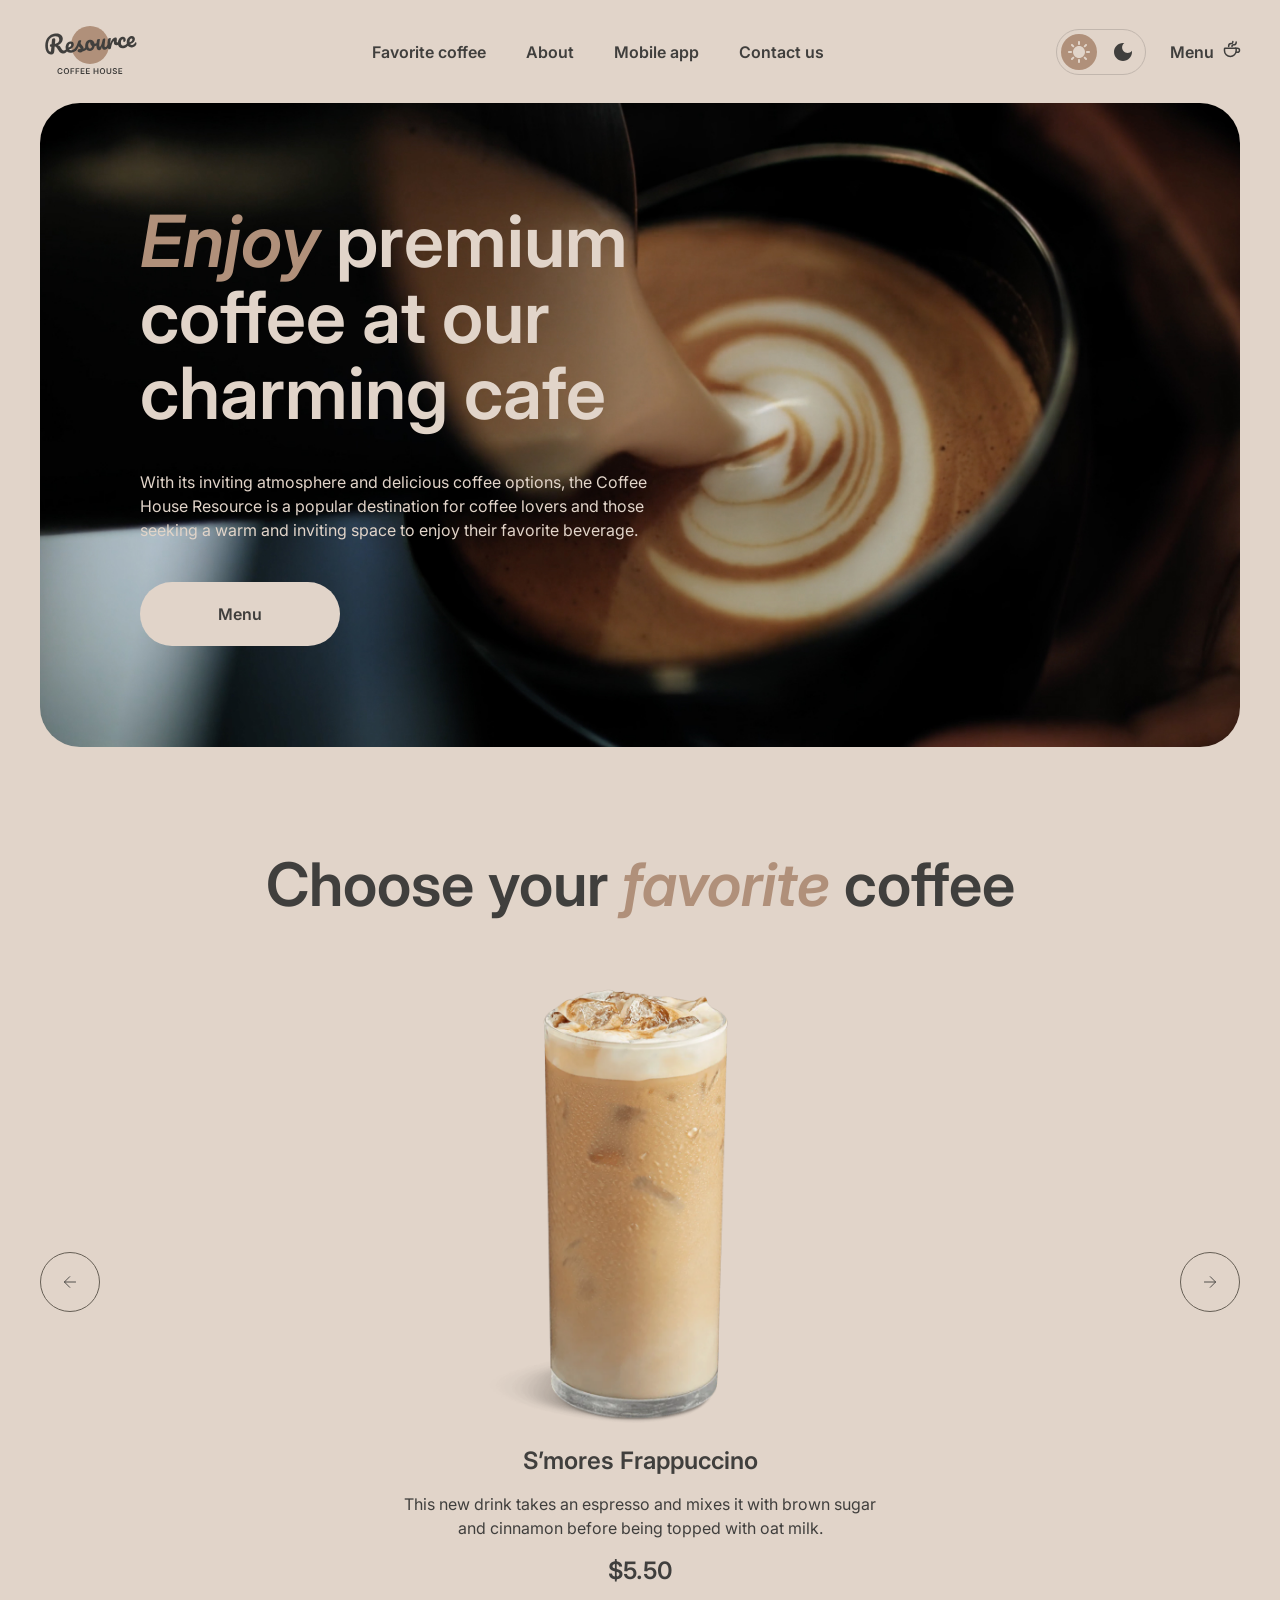
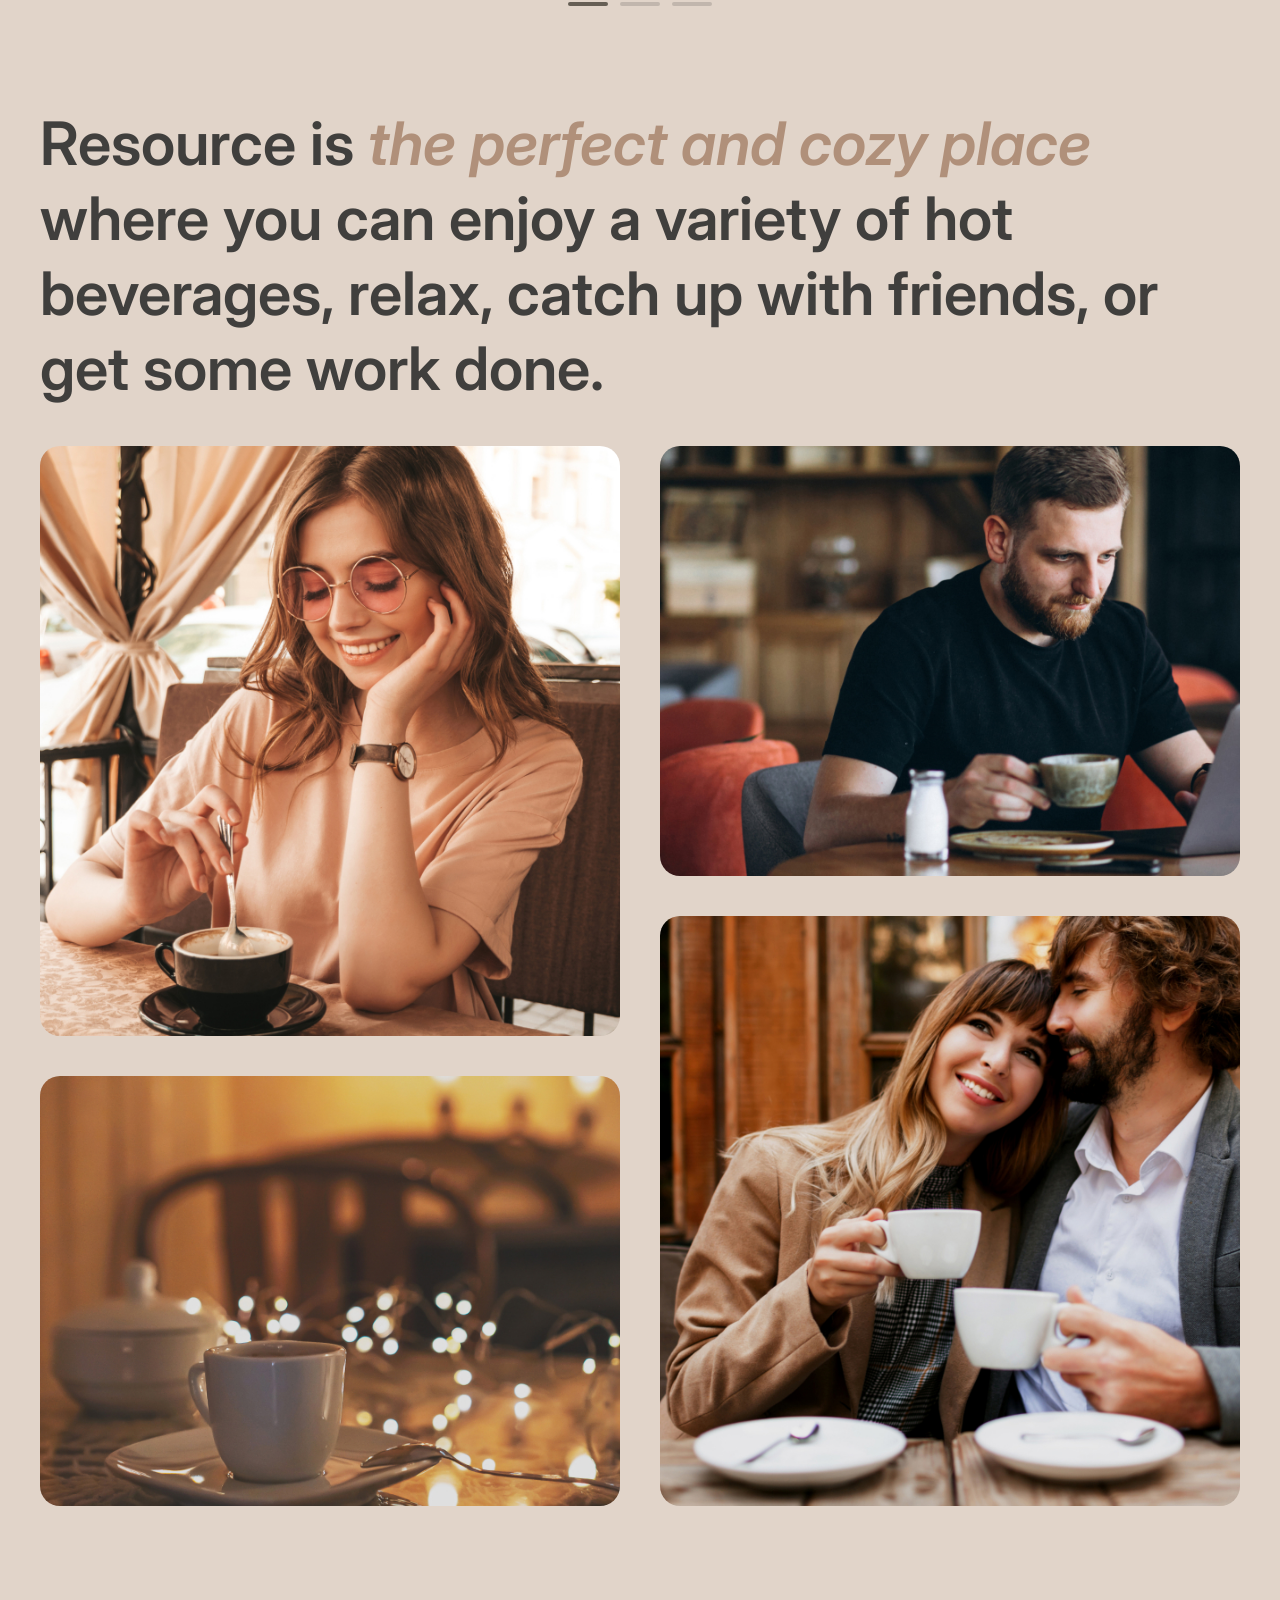
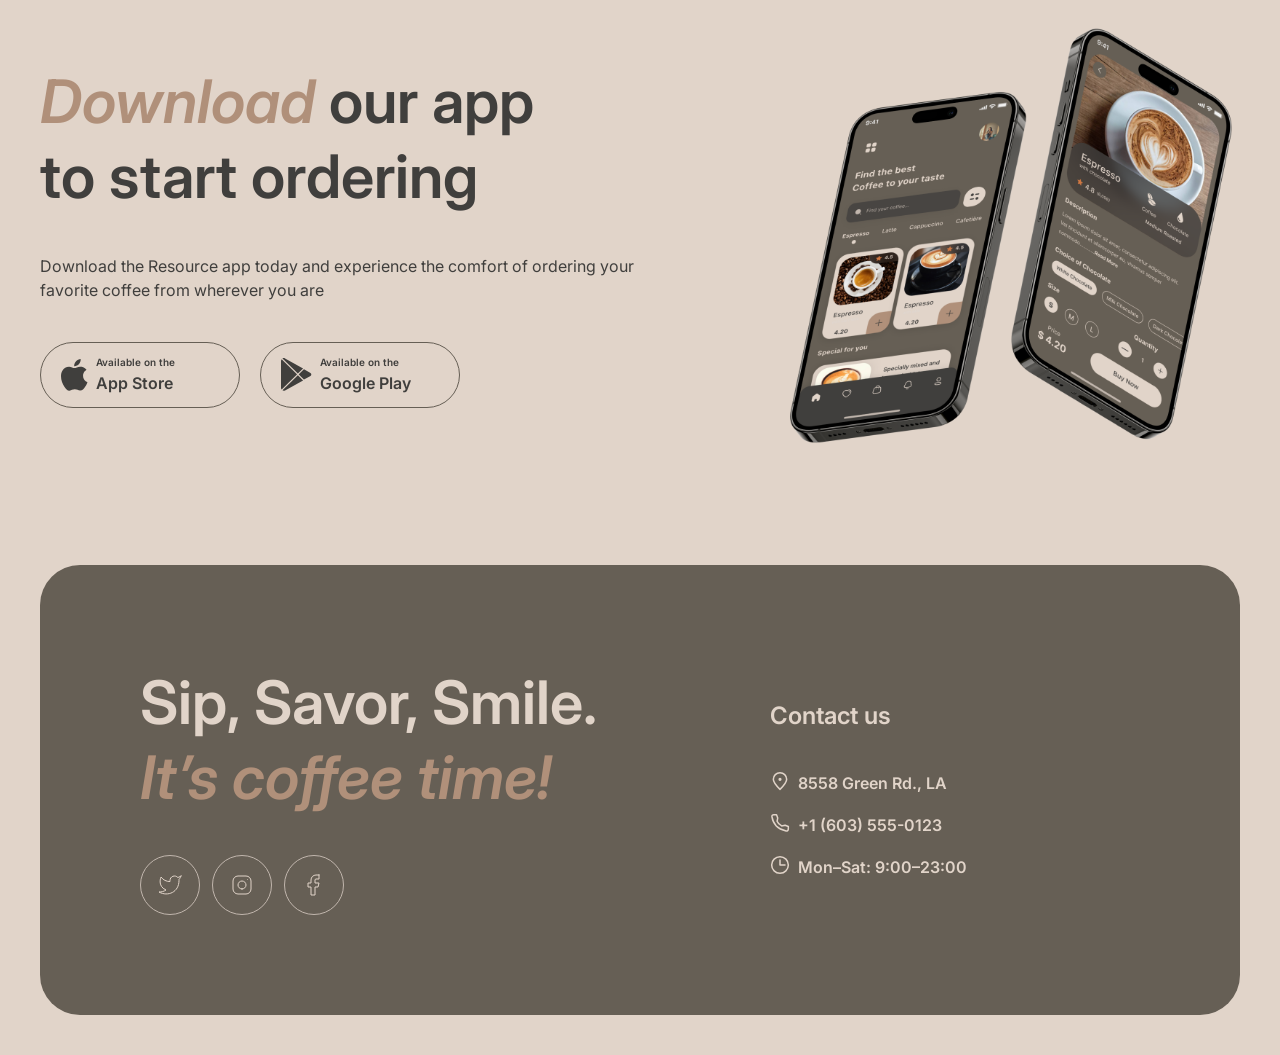
<file: coffee-house/home/index.html>
<!DOCTYPE html>
<html lang="en">
<head>
  <meta charset="UTF-8">
  <meta name="viewport" content="width=device-width, initial-scale=1.0">
  <link rel="preconnect" href="https://fonts.googleapis.com">
  <link rel="preconnect" href="https://fonts.gstatic.com" crossorigin>
  <link href="https://fonts.googleapis.com/css2?family=Inter:ital,opsz,wght@0,14..32,100..900;1,14..32,100..900&display=swap" rel="stylesheet">
  <link rel="icon" href="../assets/icons/coffee-cup.png" type="image/png">
  <link rel="stylesheet" href="../assets/modern-normalize.css">
  <link rel="stylesheet" href="./styles.css">
  <script defer src="./script.js" type="module"></script>
  <title>Coffee House</title>
</head>
<body class="body" id="home-page">
  <header class="header">
    <div class="wrapper header-wrapper">
      <div class="logo-wrapper">
        <a href="#" class="logo-link">
          <svg width="100" height="60" viewBox="0 0 100 60" fill="none" xmlns="http://www.w3.org/2000/svg">
            <path d="M69 25C69 35.4934 60.4934 44 50 44C39.5066 44 31 35.4934 31 25C31 14.5066 39.5066 6 50 6C60.4934 6 69 14.5066 69 25Z" fill="#B0907A"/>
            <path class="logo-path" d="M95.6784 22.2913C95.8856 22.2732 96.0534 22.3548 96.1817 22.5364C96.326 22.7165 96.4127 22.9739 96.442 23.3086C96.4922 23.8824 96.4 24.3884 96.1652 24.8265C95.7789 25.5509 95.2359 26.1365 94.5362 26.5832C93.8524 27.0285 93.0084 27.295 92.0042 27.3829C90.4741 27.5168 89.2469 27.1664 88.3226 26.3318C87.3969 25.4812 86.8658 24.2749 86.7291 22.7129C86.6329 21.6131 86.7748 20.5727 87.1547 19.5919C87.5333 18.5951 88.1046 17.7822 88.8687 17.1532C89.6487 16.5229 90.5568 16.1623 91.5928 16.0717C92.5173 15.9908 93.2829 16.2049 93.8895 16.714C94.4948 17.2071 94.8386 17.9239 94.9209 18.8643C95.0171 19.9641 94.7016 20.9473 93.9743 21.814C93.2617 22.6633 91.9772 23.4021 90.1208 24.0303C90.5675 24.73 91.2451 25.0401 92.1537 24.9606C92.8072 24.9035 93.3279 24.7053 93.7158 24.3662C94.1197 24.0257 94.5692 23.4725 95.0643 22.7064C95.2346 22.4506 95.4393 22.3122 95.6784 22.2913ZM91.3914 18.4503C90.8016 18.5019 90.3295 18.8885 89.9751 19.6102C89.6365 20.3304 89.5098 21.1767 89.5949 22.149L89.5991 22.1968C90.5199 21.8914 91.2318 21.4918 91.7347 20.9981C92.2376 20.5044 92.4632 19.9626 92.4117 19.3729C92.3852 19.0701 92.2766 18.8386 92.0859 18.6786C91.9098 18.5013 91.6783 18.4252 91.3914 18.4503Z" fill="#403F3D"/>
            <path class="logo-path" d="M83.2976 28.1446C81.7356 28.2813 80.4779 27.9497 79.5245 27.1497C78.5857 26.3324 78.0529 25.1985 77.926 23.7481C77.813 22.457 77.969 21.303 78.394 20.2861C78.819 19.2692 79.4149 18.4622 80.1818 17.8651C80.9487 17.268 81.7784 16.9304 82.671 16.8523C83.5477 16.7756 84.2481 16.9793 84.7723 17.4635C85.311 17.9303 85.6159 18.5702 85.6871 19.383C85.7456 20.0525 85.6437 20.6316 85.3813 21.1203C85.1348 21.6076 84.7725 21.8722 84.2944 21.9141C83.9915 21.9406 83.7382 21.8904 83.5344 21.7637C83.3465 21.6356 83.2414 21.444 83.2191 21.189C83.2093 21.0774 83.2141 20.9485 83.2334 20.8023C83.2527 20.6561 83.2676 20.5504 83.278 20.4852C83.3367 20.2392 83.357 20.0125 83.3389 19.8053C83.3208 19.5981 83.2511 19.4436 83.1297 19.3418C83.0243 19.2386 82.876 19.1953 82.6847 19.2121C82.3181 19.2441 81.9901 19.4415 81.7006 19.8041C81.4097 20.1508 81.193 20.6114 81.0506 21.186C80.9081 21.7606 80.8661 22.3826 80.9247 23.0521C81.0865 24.901 81.9723 25.7551 83.5821 25.6142C84.2356 25.557 84.9181 25.2805 85.6296 24.7846C86.3556 24.2714 87.0469 23.5444 87.7034 22.6036C87.8752 22.3637 88.0806 22.2333 88.3197 22.2124C88.5269 22.1942 88.6946 22.2759 88.8229 22.4574C88.9672 22.6375 89.054 22.895 89.0832 23.2297C89.1362 23.8354 89.028 24.3427 88.7587 24.7518C88.0904 25.7418 87.2526 26.5378 86.2452 27.1399C85.2524 27.7247 84.2699 28.0596 83.2976 28.1446Z" fill="#403F3D"/>
            <path class="logo-path" d="M69.548 29.3476C68.9423 29.4006 68.4841 29.1195 68.1733 28.5042C67.8784 27.8876 67.6696 26.8779 67.5469 25.4753C67.3656 23.4032 67.4882 21.4089 67.9148 19.4924C68.0179 19.0177 68.2197 18.6627 68.5203 18.4276C68.8355 18.1752 69.288 18.0232 69.8778 17.9716C70.1965 17.9437 70.4232 17.964 70.5577 18.0326C70.6921 18.1011 70.7692 18.2469 70.7887 18.4701C70.811 18.7251 70.7416 19.3094 70.5806 20.2229C70.477 20.8744 70.3983 21.4434 70.3445 21.93C70.2907 22.4165 70.2626 23.0132 70.2602 23.7201C70.6663 22.3033 71.1584 21.136 71.7366 20.2181C72.3148 19.3002 72.8987 18.6308 73.4883 18.2098C74.0938 17.7874 74.6595 17.5532 75.1855 17.5072C76.2215 17.4166 76.7849 17.8893 76.8755 18.9253C76.8936 19.1325 76.8658 19.6409 76.7921 20.4504C76.7204 21.0991 76.6915 21.5032 76.7054 21.6626C76.7542 22.2204 76.9779 22.4819 77.3764 22.4471C77.8227 22.408 78.3658 22.0072 79.0057 21.2445C79.1948 21.0191 79.4009 20.8967 79.6241 20.8772C79.8313 20.8591 79.9991 20.9408 80.1274 21.1223C80.2702 21.2864 80.3549 21.5199 80.3814 21.8228C80.433 22.4125 80.314 22.8887 80.0245 23.2513C79.6187 23.7526 79.1275 24.1971 78.5511 24.5848C77.9893 24.9552 77.3736 25.1697 76.7042 25.2282C75.8594 25.3021 75.1951 25.1434 74.7111 24.7521C74.2431 24.3594 73.977 23.7965 73.9129 23.0633C73.892 22.8242 73.895 22.583 73.9219 22.3397C73.9258 22.0182 73.923 21.8016 73.9132 21.69C73.8909 21.435 73.7921 21.3151 73.6167 21.3305C73.3777 21.3514 73.0826 21.6503 72.7315 22.2271C72.395 22.7865 72.0738 23.5213 71.768 24.4314C71.4621 25.3415 71.2322 26.2932 71.0782 27.2864C70.9684 28.0509 70.8058 28.5791 70.5904 28.8709C70.3896 29.1455 70.0421 29.3044 69.548 29.3476Z" fill="#403F3D"/>
            <path class="logo-path" d="M59.2452 30.2488C58.5279 30.3116 57.9096 30.0364 57.3902 29.4233C56.8853 28.7929 56.5897 27.9836 56.5032 26.9954C56.3986 25.8 56.3828 24.7012 56.4557 23.699C56.5273 22.6809 56.6975 21.5979 56.9665 20.4501C57.0841 19.958 57.2772 19.5958 57.546 19.3635C57.8148 19.1312 58.26 18.9878 58.8816 18.9334C59.2323 18.9028 59.4762 18.9376 59.6135 19.038C59.7667 19.1371 59.8531 19.2981 59.8726 19.5213C59.8838 19.6488 59.8337 20.0868 59.7226 20.8354C59.6148 21.4391 59.534 21.9842 59.4802 22.4707C59.3078 24.1722 59.246 25.3019 59.2948 25.8598C59.3241 26.1945 59.3849 26.4301 59.4771 26.5666C59.568 26.6871 59.7011 26.7397 59.8764 26.7244C60.1155 26.7035 60.3895 26.4386 60.6983 25.9297C61.023 25.4195 61.3421 24.6608 61.6555 23.6536C61.9849 22.6451 62.2788 21.4148 62.5372 19.9627C62.6229 19.4734 62.7842 19.114 63.0211 18.8845C63.2739 18.6535 63.6633 18.5151 64.1893 18.4691C64.5559 18.437 64.8151 18.4625 64.967 18.5456C65.1174 18.6127 65.203 18.7658 65.224 19.0049C65.2588 19.4034 65.1551 20.5127 64.9128 22.3327C64.645 24.412 64.532 25.6907 64.5739 26.1688C64.6004 26.4717 64.685 26.7052 64.8279 26.8694C64.9693 27.0176 65.1437 27.0827 65.3509 27.0645C65.6697 27.0366 66.0275 26.8126 66.4244 26.3924C66.8358 25.9549 67.3698 25.2657 68.0263 24.3249C68.198 24.0851 68.4035 23.9547 68.6425 23.9337C68.8498 23.9156 69.0175 23.9973 69.1458 24.1788C69.2901 24.3589 69.3768 24.6163 69.4061 24.9511C69.4619 25.5886 69.3537 26.096 69.0815 26.4731C68.4701 27.3779 67.7896 28.1361 67.04 28.7477C66.3064 29.358 65.4375 29.707 64.4334 29.7949C63.6683 29.8618 63.0766 29.6165 62.6585 29.0588C62.2562 28.4997 62.0084 27.6862 61.9149 26.6183C61.7388 27.7259 61.4055 28.5982 60.9152 29.2354C60.4235 29.8566 59.8668 30.1944 59.2452 30.2488Z" fill="#403F3D"/>
            <path class="logo-path" d="M57.5606 22.8796C57.7678 22.8614 57.9362 22.9511 58.0659 23.1485C58.1956 23.346 58.2744 23.6041 58.3023 23.9229C58.3692 24.688 58.1779 25.1625 57.7282 25.3463C56.8011 25.7647 55.7659 26.048 54.6225 26.1963C54.4367 27.5616 53.9332 28.6898 53.1117 29.5808C52.2888 30.4559 51.3115 30.9429 50.1799 31.0419C49.2235 31.1256 48.3824 30.9663 47.6566 30.564C46.9467 30.1603 46.383 29.5913 45.9654 28.8569C45.5478 28.1225 45.3 27.309 45.2219 26.4164C45.1159 25.205 45.2529 24.1089 45.6328 23.1281C46.0114 22.1313 46.5841 21.3343 47.351 20.7372C48.1165 20.1242 48.9933 19.7744 49.9816 19.688C51.1929 19.582 52.2022 19.9193 53.0093 20.6999C53.8309 21.4632 54.3592 22.453 54.5941 23.6691C55.339 23.5558 56.2177 23.3183 57.23 22.9567C57.3547 22.9136 57.4649 22.8879 57.5606 22.8796ZM50.1494 28.4908C50.6595 28.4462 51.0797 28.2007 51.41 27.7542C51.7563 27.3063 51.959 26.6863 52.0182 25.8941C51.4948 25.6026 51.0739 25.1977 50.7555 24.6795C50.4531 24.1599 50.2754 23.5972 50.2224 22.9916C50.2001 22.7365 50.2017 22.4794 50.2272 22.2202L50.1076 22.2307C49.4701 22.2864 48.9633 22.644 48.5873 23.3032C48.2259 23.9452 48.094 24.824 48.1916 25.9398C48.2683 26.8164 48.4942 27.4712 48.8694 27.9042C49.2605 28.3357 49.6872 28.5313 50.1494 28.4908Z" fill="#403F3D"/>
            <path class="logo-path" d="M40.3093 32.4354C39.4805 32.508 38.8262 32.3725 38.3464 32.029C37.8826 31.6841 37.6298 31.2726 37.5879 30.7944C37.5517 30.38 37.6717 30.0081 37.9481 29.6787C38.2244 29.3494 38.6575 29.1589 39.2472 29.1073C39.4544 29.0892 39.6956 29.0922 39.9708 29.1163C40.2604 29.1231 40.4777 29.1282 40.6226 29.1316C40.5704 28.7185 40.4406 28.3364 40.2332 27.9851C40.0417 27.6325 39.8038 27.3 39.5195 26.9876C39.2338 26.6592 38.9682 26.3773 38.7228 26.1418C38.3109 27.1254 37.8851 27.9497 37.4454 28.6145C37.0216 29.278 36.5472 29.9137 36.0222 30.5218C35.7604 30.8338 35.4701 31.0038 35.1513 31.0316C34.8963 31.054 34.6814 30.9844 34.5067 30.823C34.3306 30.6457 34.2307 30.4216 34.207 30.1506C34.1791 29.8318 34.2648 29.5272 34.4643 29.2367L34.7416 28.827C35.5235 27.6664 36.1068 26.7159 36.4918 25.9756C36.7223 25.4896 36.9874 24.8481 37.2871 24.0509C37.5853 23.2379 37.8735 22.4016 38.1517 21.542C38.3932 20.8142 38.9921 20.4085 39.9484 20.3248C40.3947 20.2858 40.709 20.2984 40.8913 20.3628C41.0736 20.4271 41.1725 20.547 41.1878 20.7223C41.1962 20.8179 41.1775 20.9722 41.1319 21.1849C41.0863 21.3977 41.0167 21.6126 40.9233 21.8296C40.6866 22.4285 40.5857 22.9272 40.6205 23.3257C40.6415 23.5647 40.7442 23.8208 40.9286 24.0937C41.1291 24.3653 41.4235 24.7009 41.8118 25.1006C42.3804 25.7254 42.8131 26.2657 43.11 26.7216C43.4214 27.1601 43.6015 27.6583 43.6503 28.2162C43.6642 28.3756 43.6678 28.6001 43.6611 28.8898C44.4156 28.5187 45.2617 27.6335 46.1993 26.2345C46.371 25.9946 46.5765 25.8642 46.8155 25.8433C47.0227 25.8252 47.1905 25.9069 47.3188 26.0884C47.4631 26.2685 47.5498 26.5259 47.5791 26.8606C47.6321 27.4663 47.5239 27.9737 47.2545 28.3827C46.544 29.4407 45.8382 30.185 45.1371 30.6158C44.4505 31.0292 43.5747 31.2985 42.5095 31.4238C41.9194 32.0215 41.186 32.3587 40.3093 32.4354Z" fill="#403F3D"/>
            <path class="logo-path" d="M36.6171 26.7357C36.8243 26.7175 36.9921 26.7992 37.1204 26.9807C37.2646 27.1608 37.3514 27.4183 37.3807 27.753C37.4365 28.3905 37.3283 28.8979 37.0561 29.2751C36.5291 30.0439 35.7502 30.7786 34.7193 31.4791C33.7044 32.1782 32.5833 32.5815 31.3559 32.6888C29.6823 32.8353 28.3436 32.4947 27.3396 31.667C26.3356 30.8394 25.7646 29.6365 25.6266 28.0586C25.5304 26.9588 25.6722 25.9185 26.0522 24.9376C26.4308 23.9408 27.0021 23.1279 27.7662 22.4989C28.5462 21.8686 29.4542 21.508 30.4903 21.4174C31.4147 21.3365 32.1803 21.5506 32.787 22.0597C33.3923 22.5528 33.7361 23.2696 33.8183 24.21C33.9145 25.3098 33.599 26.293 32.8718 27.1597C32.1591 28.009 30.8826 28.7471 29.0422 29.3739C29.5048 30.0722 30.294 30.3726 31.4098 30.275C32.127 30.2122 32.9183 29.894 33.7836 29.3204C34.6634 28.7295 35.4025 27.9983 36.0009 27.1269C36.1726 26.887 36.378 26.7566 36.6171 26.7357ZM30.2888 23.796C29.6991 23.8476 29.227 24.2342 28.8725 24.9559C28.534 25.6761 28.4073 26.5224 28.4923 27.4947L28.4965 27.5425C29.4174 27.2371 30.1293 26.8375 30.6322 26.3438C31.1351 25.8501 31.3607 25.3083 31.3091 24.7186C31.2826 24.4158 31.174 24.1843 30.9834 24.0243C30.8072 23.847 30.5757 23.7709 30.2888 23.796Z" fill="#403F3D"/>
            <path class="logo-path" d="M27.6906 27.5167C27.8978 27.4986 28.0656 27.5803 28.1939 27.7618C28.3382 27.9419 28.4249 28.1993 28.4542 28.5341C28.5086 29.1557 28.4004 29.6631 28.1296 30.0561C27.4454 31.0476 26.7351 31.8324 25.9987 32.4108C25.261 32.9733 24.3581 33.3012 23.2902 33.3946C22.2541 33.4853 21.3451 33.2837 20.5631 32.79C19.797 32.2949 19.028 31.3985 18.256 30.1009C17.6351 29.063 17.151 28.3023 16.8035 27.8188C16.4547 27.3193 16.119 26.9712 15.7967 26.7745C15.4903 26.5765 15.1198 26.4724 14.6852 26.4622C14.6508 26.8025 14.5595 27.8705 14.4114 29.6663C14.3537 30.4744 14.3165 30.9675 14.3 31.1456C14.2256 32.1319 13.9724 32.9089 13.5402 33.4767C13.1067 34.0286 12.4038 34.3471 11.4315 34.4321C10.3636 34.5256 9.38799 34.2977 8.50477 33.7486C7.63609 33.1822 6.9298 32.3606 6.38589 31.2839C5.84059 30.1913 5.50518 28.9277 5.37968 27.4932C5.1454 24.8154 5.40544 22.4638 6.15978 20.4383C6.93006 18.4115 8.10738 16.8148 9.69174 15.6483C11.2906 14.4644 13.1899 13.7763 15.3895 13.5838C16.9196 13.45 18.223 13.5688 19.2994 13.9404C20.3759 14.312 21.1968 14.8826 21.762 15.6523C22.3432 16.4206 22.6784 17.3148 22.7676 18.3349C22.8457 19.2275 22.7073 20.1229 22.3522 21.0213C22.0117 21.9023 21.4476 22.7066 20.66 23.434C19.8724 24.1614 18.8869 24.7375 17.7034 25.1622C18.4866 25.3025 19.1057 25.5856 19.5605 26.0116C20.0154 26.4376 20.4891 27.0787 20.9816 27.9351C21.5115 28.8524 22.0112 29.5153 22.4806 29.924C22.966 30.3312 23.4955 30.5098 24.0693 30.4596C24.5794 30.4149 25.0509 30.205 25.4838 29.8299C25.9154 29.4388 26.4456 28.7981 27.0744 27.9079C27.2461 27.6681 27.4515 27.5377 27.6906 27.5167ZM11.3837 26.727C10.8418 26.7744 10.4561 26.6797 10.2266 26.4428C10.013 26.2045 9.89225 25.9259 9.86436 25.6071C9.8309 25.2246 9.92394 24.9113 10.1435 24.6672C10.379 24.4218 10.6562 24.2851 10.9749 24.2572L11.5727 24.2049C11.691 22.6206 11.8123 21.2528 11.9364 20.1016C12.053 19.0474 12.6771 18.4708 13.8088 18.3718C14.7173 18.2923 15.2071 18.659 15.2782 19.4719C15.2936 19.6473 15.2975 19.7835 15.2899 19.8805L14.9199 23.9121C15.7764 23.789 16.5393 23.5134 17.2085 23.0855C17.8937 22.6561 18.4149 22.0966 18.7722 21.4068C19.1454 20.7156 19.2957 19.9556 19.2232 19.1268C19.1353 18.1226 18.7236 17.3636 17.988 16.8498C17.2524 16.3359 16.2232 16.1369 14.9002 16.2526C13.3382 16.3893 12.0016 16.8997 10.8904 17.7839C9.79381 18.6508 8.98568 19.8779 8.46605 21.4653C7.94503 23.0366 7.78003 24.9142 7.97108 27.0978C8.06033 28.1179 8.24063 28.9855 8.51198 29.7006C8.78334 30.4157 9.08648 30.9432 9.42139 31.2834C9.75631 31.6235 10.0592 31.7817 10.3302 31.7579C10.5374 31.7398 10.6957 31.6216 10.8051 31.4032C10.9304 31.1834 11.0127 30.839 11.052 30.3698L11.3837 26.727Z" fill="#403F3D"/>
            <path class="logo-path" d="M78.4033 54.0001V48.1819H82.1874V49.0654H79.4573V50.645H81.9914V51.5285H79.4573V53.1165H82.2101V54.0001H78.4033Z" fill="#403F3D"/>
            <path class="logo-path" d="M75.9698 49.7813C75.9433 49.5332 75.8316 49.34 75.6346 49.2017C75.4395 49.0635 75.1857 48.9943 74.8732 48.9943C74.6535 48.9943 74.4651 49.0275 74.3079 49.0938C74.1507 49.1601 74.0304 49.25 73.9471 49.3637C73.8638 49.4773 73.8211 49.607 73.8192 49.7529C73.8192 49.8741 73.8467 49.9792 73.9016 50.0682C73.9585 50.1572 74.0352 50.233 74.1317 50.2955C74.2283 50.3561 74.3353 50.4072 74.4528 50.4489C74.5702 50.4906 74.6886 50.5256 74.8079 50.554L75.3533 50.6904C75.573 50.7415 75.7842 50.8106 75.9869 50.8977C76.1914 50.9849 76.3742 51.0947 76.5352 51.2273C76.698 51.3599 76.8268 51.5199 76.9215 51.7074C77.0162 51.8949 77.0636 52.1146 77.0636 52.3665C77.0636 52.7074 76.9764 53.0076 76.8022 53.2671C76.628 53.5246 76.3761 53.7263 76.0465 53.8722C75.7189 54.0161 75.3221 54.0881 74.8562 54.0881C74.4035 54.0881 74.0105 54.018 73.6772 53.8779C73.3458 53.7377 73.0863 53.5332 72.8988 53.2642C72.7132 52.9953 72.6128 52.6676 72.5977 52.2813H73.6346C73.6497 52.4839 73.7122 52.6525 73.8221 52.787C73.9319 52.9214 74.0749 53.0218 74.2511 53.0881C74.4291 53.1544 74.628 53.1875 74.8477 53.1875C75.0768 53.1875 75.2776 53.1534 75.4499 53.0852C75.6242 53.0152 75.7605 52.9186 75.859 52.7955C75.9575 52.6705 76.0077 52.5246 76.0096 52.358C76.0077 52.2065 75.9632 52.0815 75.8761 51.983C75.7889 51.8826 75.6668 51.7993 75.5096 51.733C75.3543 51.6648 75.1725 51.6042 74.9641 51.5512L74.3022 51.3807C73.823 51.2576 73.4442 51.071 73.1658 50.821C72.8893 50.5692 72.7511 50.2349 72.7511 49.8182C72.7511 49.4754 72.8439 49.1752 73.0295 48.9176C73.217 48.6601 73.4717 48.4602 73.7937 48.3182C74.1156 48.1743 74.4802 48.1023 74.8874 48.1023C75.3003 48.1023 75.6621 48.1743 75.9727 48.3182C76.2852 48.4602 76.5304 48.6582 76.7085 48.912C76.8865 49.1638 76.9783 49.4536 76.984 49.7813H75.9698Z" fill="#403F3D"/>
            <path class="logo-path" d="M70.2086 48.1819H71.2626V51.983C71.2626 52.3997 71.1641 52.7662 70.9672 53.0825C70.7721 53.3987 70.4975 53.6459 70.1433 53.8239C69.7891 54.0001 69.3753 54.0881 68.9018 54.0881C68.4264 54.0881 68.0117 54.0001 67.6575 53.8239C67.3033 53.6459 67.0287 53.3987 66.8336 53.0825C66.6386 52.7662 66.541 52.3997 66.541 51.983V48.1819H67.595V51.895C67.595 52.1374 67.648 52.3533 67.7541 52.5427C67.862 52.7321 68.0136 52.8807 68.2086 52.9887C68.4037 53.0948 68.6348 53.1478 68.9018 53.1478C69.1689 53.1478 69.3999 53.0948 69.595 52.9887C69.792 52.8807 69.9435 52.7321 70.0495 52.5427C70.1556 52.3533 70.2086 52.1374 70.2086 51.895V48.1819Z" fill="#403F3D"/>
            <path class="logo-path" d="M65.1444 51.0909C65.1444 51.7178 65.027 52.2548 64.7922 52.7017C64.5592 53.1468 64.241 53.4877 63.8376 53.7245C63.4361 53.9612 62.9806 54.0796 62.4711 54.0796C61.9617 54.0796 61.5052 53.9612 61.1018 53.7245C60.7003 53.4858 60.3821 53.144 60.1473 52.6989C59.9143 52.2519 59.7979 51.7159 59.7979 51.0909C59.7979 50.464 59.9143 49.9281 60.1473 49.483C60.3821 49.036 60.7003 48.6942 61.1018 48.4574C61.5052 48.2207 61.9617 48.1023 62.4711 48.1023C62.9806 48.1023 63.4361 48.2207 63.8376 48.4574C64.241 48.6942 64.5592 49.036 64.7922 49.483C65.027 49.9281 65.1444 50.464 65.1444 51.0909ZM64.0848 51.0909C64.0848 50.6496 64.0157 50.2775 63.8774 49.9745C63.741 49.6695 63.5516 49.4394 63.3092 49.2841C63.0668 49.1269 62.7874 49.0483 62.4711 49.0483C62.1549 49.0483 61.8755 49.1269 61.6331 49.2841C61.3907 49.4394 61.2003 49.6695 61.0621 49.9745C60.9257 50.2775 60.8575 50.6496 60.8575 51.0909C60.8575 51.5322 60.9257 51.9053 61.0621 52.2102C61.2003 52.5133 61.3907 52.7434 61.6331 52.9006C61.8755 53.0559 62.1549 53.1335 62.4711 53.1335C62.7874 53.1335 63.0668 53.0559 63.3092 52.9006C63.5516 52.7434 63.741 52.5133 63.8774 52.2102C64.0157 51.9053 64.0848 51.5322 64.0848 51.0909Z" fill="#403F3D"/>
            <path class="logo-path" d="M53.5918 54.0001V48.1819H54.6458V50.645H57.3418V48.1819H58.3986V54.0001H57.3418V51.5285H54.6458V54.0001H53.5918Z" fill="#403F3D"/>
            <path class="logo-path" d="M45.9482 54.0001V48.1819H49.7323V49.0654H47.0022V50.645H49.5363V51.5285H47.0022V53.1165H49.7551V54.0001H45.9482Z" fill="#403F3D"/>
            <path class="logo-path" d="M40.6895 54.0001V48.1819H44.4735V49.0654H41.7434V50.645H44.2775V51.5285H41.7434V53.1165H44.4963V54.0001H40.6895Z" fill="#403F3D"/>
            <path class="logo-path" d="M35.6016 54.0001V48.1819H39.3288V49.0654H36.6555V50.645H39.0732V51.5285H36.6555V54.0001H35.6016Z" fill="#403F3D"/>
            <path class="logo-path" d="M30.5137 54.0001V48.1819H34.2409V49.0654H31.5676V50.645H33.9853V51.5285H31.5676V54.0001H30.5137Z" fill="#403F3D"/>
            <path class="logo-path" d="M29.1181 51.0909C29.1181 51.7178 29.0007 52.2548 28.7658 52.7017C28.5328 53.1468 28.2147 53.4877 27.8113 53.7245C27.4097 53.9612 26.9542 54.0796 26.4448 54.0796C25.9353 54.0796 25.4789 53.9612 25.0755 53.7245C24.6739 53.4858 24.3558 53.144 24.1209 52.6989C23.888 52.2519 23.7715 51.7159 23.7715 51.0909C23.7715 50.464 23.888 49.9281 24.1209 49.483C24.3558 49.036 24.6739 48.6942 25.0755 48.4574C25.4789 48.2207 25.9353 48.1023 26.4448 48.1023C26.9542 48.1023 27.4097 48.2207 27.8113 48.4574C28.2147 48.6942 28.5328 49.036 28.7658 49.483C29.0007 49.9281 29.1181 50.464 29.1181 51.0909ZM28.0584 51.0909C28.0584 50.6496 27.9893 50.2775 27.851 49.9745C27.7147 49.6695 27.5253 49.4394 27.2828 49.2841C27.0404 49.1269 26.7611 49.0483 26.4448 49.0483C26.1285 49.0483 25.8491 49.1269 25.6067 49.2841C25.3643 49.4394 25.1739 49.6695 25.0357 49.9745C24.8993 50.2775 24.8311 50.6496 24.8311 51.0909C24.8311 51.5322 24.8993 51.9053 25.0357 52.2102C25.1739 52.5133 25.3643 52.7434 25.6067 52.9006C25.8491 53.0559 26.1285 53.1335 26.4448 53.1335C26.7611 53.1335 27.0404 53.0559 27.2828 52.9006C27.5253 52.7434 27.7147 52.5133 27.851 52.2102C27.9893 51.9053 28.0584 51.5322 28.0584 51.0909Z" fill="#403F3D"/>
            <path class="logo-path" d="M22.5536 50.1449H21.4911C21.4608 49.9707 21.4049 49.8163 21.3235 49.6818C21.2421 49.5455 21.1407 49.4299 21.0195 49.3352C20.8983 49.2406 20.7601 49.1695 20.6048 49.1222C20.4513 49.0729 20.2856 49.0483 20.1076 49.0483C19.7913 49.0483 19.511 49.1279 19.2667 49.287C19.0224 49.4442 18.8311 49.6752 18.6928 49.9801C18.5546 50.2832 18.4854 50.6534 18.4854 51.0909C18.4854 51.536 18.5546 51.911 18.6928 52.2159C18.833 52.519 19.0243 52.7481 19.2667 52.9034C19.511 53.0568 19.7904 53.1335 20.1048 53.1335C20.279 53.1335 20.4419 53.1108 20.5934 53.0654C20.7468 53.018 20.8841 52.9489 21.0053 52.858C21.1284 52.7671 21.2317 52.6553 21.315 52.5227C21.4002 52.3902 21.4589 52.2387 21.4911 52.0682L22.5536 52.0739C22.5138 52.3504 22.4277 52.6099 22.2951 52.8523C22.1644 53.0947 21.993 53.3087 21.7809 53.4943C21.5688 53.6781 21.3207 53.822 21.0366 53.9262C20.7525 54.0284 20.4371 54.0796 20.0906 54.0796C19.5792 54.0796 19.1228 53.9612 18.7212 53.7245C18.3197 53.4877 18.0034 53.1459 17.7724 52.6989C17.5413 52.2519 17.4258 51.7159 17.4258 51.0909C17.4258 50.464 17.5423 49.9281 17.7752 49.483C18.0082 49.036 18.3254 48.6942 18.7269 48.4574C19.1284 48.2207 19.583 48.1023 20.0906 48.1023C20.4144 48.1023 20.7156 48.1477 20.994 48.2387C21.2724 48.3296 21.5205 48.4631 21.7383 48.6392C21.9561 48.8135 22.1351 49.0275 22.2752 49.2813C22.4173 49.5332 22.5101 49.821 22.5536 50.1449Z" fill="#403F3D"/>
          </svg>
        </a>
      </div>
      <div class="burger">
        <div class="burger-line"></div>
        <div class="burger-line"></div>
      </div>
      <nav class="nav">
        <ul class="nav-list">
          <li class="nav-item"><a class="link nav-link" href="#favorite">Favorite coffee</a></li>
          <li class="nav-item"><a class="link nav-link" href="#about">About</a></li>
          <li class="nav-item"><a class="link nav-link" href="#app">Mobile app</a></li>
          <li class="nav-item"><a class="link nav-link" href="#footer">Contact us</a></li>
        </ul>
      </nav>
      <div class="actions-wrapper">
        <div class="btn btn-switch">
          <button class="btn switch-icon switch-light">
            <svg width="22" height="22" viewBox="0 0 22 22" class="icon icon-sun" fill="none" xmlns="http://www.w3.org/2000/svg">
              <path class="icon-path" d="M10 3V1C10 0.45 10.45 0 11 0C11.55 0 12 0.45 12 1V3C12 3.55 11.55 4 11 4C10.45 4 10 3.55 10 3ZM17.36 6.05L18.77 4.63C19.16 4.24 19.16 3.61 18.77 3.22C18.38 2.83 17.75 2.83 17.36 3.22L15.95 4.64C15.56 5.03 15.56 5.66 15.95 6.05C16.34 6.44 16.97 6.44 17.36 6.05ZM21 10H19C18.45 10 18 10.45 18 11C18 11.55 18.45 12 19 12H21C21.55 12 22 11.55 22 11C22 10.45 21.55 10 21 10ZM11 18C10.45 18 10 18.45 10 19V21C10 21.55 10.45 22 11 22C11.55 22 12 21.55 12 21V19C12 18.45 11.55 18 11 18ZM4.64 6.05L3.22 4.64C2.83 4.25 2.83 3.61 3.22 3.23C3.61 2.85 4.25 2.84 4.63 3.23L6.04 4.64C6.43 5.03 6.43 5.67 6.04 6.05C5.65 6.43 5.02 6.44 4.64 6.05ZM15.95 15.95C15.56 16.34 15.56 16.98 15.95 17.36L17.36 18.77C17.75 19.16 18.39 19.16 18.77 18.77C19.16 18.38 19.16 17.74 18.77 17.36L17.36 15.95C16.98 15.56 16.34 15.56 15.95 15.95ZM1 12H3C3.55 12 4 11.55 4 11C4 10.45 3.55 10 3 10H1C0.45 10 0 10.45 0 11C0 11.55 0.45 12 1 12ZM4.64 18.78L6.05 17.37C6.44 16.98 6.44 16.34 6.05 15.96C5.66 15.58 5.02 15.57 4.64 15.96L3.23 17.37C2.84 17.76 2.84 18.4 3.23 18.78C3.61 19.17 4.25 19.17 4.64 18.78ZM11 5C7.69 5 5 7.69 5 11C5 14.31 7.69 17 11 17C14.31 17 17 14.31 17 11C17 7.69 14.31 5 11 5Z" fill="#E1D4C9"/>
            </svg>
          </button>
          <button class="btn switch-icon switch-dark">
            <svg width="18" height="18" viewBox="0 0 18 18" class="icon icon-moon" fill="none" xmlns="http://www.w3.org/2000/svg">
              <path class="icon-path" d="M9 0C4.03 0 0 4.03 0 9C0 13.97 4.03 18 9 18C13.97 18 18 13.97 18 9C18 8.54 17.96 8.08 17.9 7.64C16.92 9.01 15.32 9.9 13.5 9.9C10.52 9.9 8.1 7.48 8.1 4.5C8.1 2.69 8.99 1.08 10.36 0.0999999C9.92 0.0399999 9.46 0 9 0Z" fill="#403F3D"/>
            </svg>
          </button>
        </div>
        <a href="../menu/" class="link menu-link">
          <span>Menu</span>
          <div class="icon-wrapper">
            <svg class="menu-icon" width="20" height="20" viewBox="0 0 20 20" fill="none" xmlns="http://www.w3.org/2000/svg">
              <path class="icon-path" d="M14.166 9.76667V11.6667C14.166 14.8883 11.5543 17.5 8.33268 17.5C5.11102 17.5 2.49935 14.8883 2.49935 11.6667V9.76667C2.49935 9.4353 2.76798 9.16667 3.09935 9.16667H13.566C13.8974 9.16667 14.166 9.4353 14.166 9.76667Z" stroke="#403F3D" stroke-width="1.5" stroke-linecap="round" stroke-linejoin="round"/>
              <path class="icon-path" d="M9.99935 7.49996C9.99935 6.66663 10.5946 5.83329 11.7851 5.83329C13.1 5.83329 14.166 4.7673 14.166 3.45234V2.91663" stroke="#403F3D" stroke-width="1.5" stroke-linecap="round" stroke-linejoin="round"/>
              <path class="icon-path" d="M6.66732 7.5V7.08333C6.66732 5.70262 7.78661 4.58333 9.16732 4.58333C10.0878 4.58333 10.834 3.83714 10.834 2.91667V2.5" stroke="#403F3D" stroke-width="1.5" stroke-linecap="round" stroke-linejoin="round"/>
              <path class="icon-path" d="M13.334 9.16663H15.4173C16.5679 9.16663 17.5007 10.0994 17.5007 11.25C17.5007 12.4006 16.5679 13.3333 15.4173 13.3333H14.1673" stroke="#403F3D" stroke-width="1.5" stroke-linecap="round" stroke-linejoin="round"/>
            </svg>
          </div>
        </a>
      </div>
    </div>
  </header>
  <main class="main">
    <section class="section" id="hero">
      <div class="wrapper hero-wrapper">
        <div class="hero-background">
          <div class="hero-content-wrapper">
            <h1 class="heading heading-primary"><span class="heading-accent">Enjoy</span> premium coffee at our charming cafe</h1>
            <p class="text hero-text">With its inviting atmosphere and delicious coffee options, the Coffee House Resource is a popular destination for coffee lovers and those seeking a warm and inviting space to enjoy their favorite beverage.</p>
            <a class="btn btn-hero" href="../menu/"><span class="btn-hero-text">Menu</span></a>
          </div>
        </div>
      </div>
    </section>
    <section class="section" id="favorite">
      <div class="wrapper">
        <h2 class="heading heading-secondary">Choose your <span class="heading-accent">favorite</span> coffee</h2>
        <div class="slider-wrapper">
          <div class="slider">
            <button class="btn btn-slider" id="btn-left">
              <svg width="12.5" height="12" viewBox="0 0 14 13" fill="none" xmlns="http://www.w3.org/2000/svg">
                <path d="M0.5 6.5H13M7 12.5L13 6.5L7 0.5" class="arrow-path" stroke="#403f3d" stroke-linecap="round" stroke-linejoin="round"/>
              </svg>
            </button>
            <div class="slider-items">
              <div class="slider-item" id="slider-item-1">
                <div class="slider-img-wrapper">
                  <img src="../assets/img/coffee-slider-1.png" alt="Frappuccino" class="slider-img">
                </div>
                <div class="item-caption">
                  <h3 class="heading heading-tertiary">S’mores Frappuccino</h3>
                  <p class="text item-description">This new drink takes an espresso and mixes it with brown sugar and cinnamon before being topped with oat milk.</p>
                  <p class="heading heading-tertiary">$5.50</p>
                </div>
              </div>
              <div class="slider-item" id="slider-item-2">
                <div class="slider-img-wrapper">
                  <img src="../assets/img/coffee-slider-2.png" alt="Caramel Macchiato" class="slider-img">
                </div>
                <div class="item-caption">
                  <h3 class="heading heading-tertiary">Caramel Macchiato</h3>
                  <p class="text item-description">Fragrant and unique classic espresso with rich caramel-peanut syrup, with cream under whipped thick foam.</p>
                  <p class="heading heading-tertiary">$5.00</p>
                </div>
              </div>
              <div class="slider-item" id="slider-item-3">
                <div class="slider-img-wrapper">
                  <img src="../assets/img/coffee-slider-3.png" alt="Frappuccino" class="slider-img">
                </div>
                <div class="item-caption">
                  <h3 class="heading heading-tertiary">Ice coffee</h3>
                  <p class="text item-description">A popular summer drink that tones and invigorates. Prepared from coffee, milk and ice.</p>
                  <p class="heading heading-tertiary">$4.50</p>
                </div>
              </div>
            </div>
            <button class="btn btn-slider" id="btn-right">
              <svg width="12.5" height="12" viewBox="0 0 14 13" fill="none" xmlns="http://www.w3.org/2000/svg">
                <path d="M0.5 6.5H13M7 12.5L13 6.5L7 0.5" class="arrow-path" stroke="#403f3d" stroke-linecap="round" stroke-linejoin="round"/>
              </svg>
            </button>
          </div>
          <div class="pagination-wrapper">
            <div class="pagination-item pagination-active" id="pag-1"></div>
            <div class="pagination-item" id="pag-2"></div>
            <div class="pagination-item" id="pag-3"></div>
          </div>
        </div>
      </div>
    </section>
    <section class="section" id="about">      
      <div class="wrapper">
        <h2 class="heading heading-secondary">Resource is <span class="heading-accent">the perfect and cozy place</span> where you can enjoy a variety of hot beverages, relax, catch up with friends, or get some work done.</h2>
        <div class="gallery">
          <div class="gallery-item">
            <img src="../assets/img/about-1.jpg" alt="Woman with a coffee cup" class="gallery-img">
          </div>
          <div class="gallery-item">
            <img src="../assets/img/about-3.jpg" alt="Man works from coffee shop" class="gallery-img">
          </div>
          <div class="gallery-item">
            <img src="../assets/img/about-2.jpg" alt="Coffee cup on the table" class="gallery-img">
          </div>
          <div class="gallery-item">
            <img src="../assets/img/about-4.jpg" alt="Couple with coffee cups" class="gallery-img">
          </div>
        </div>
      </div>
    </section>
    <section class="section" id="app">
      <div class="wrapper">
        <div class="description-wrapper">
          <h2 class="heading heading-secondary"><span class="heading-accent">Download</span> our app <br>to start ordering</h2>
          <p class="text">Download the Resource app today and experience the comfort of ordering your favorite coffee from wherever you are</p>
          <div class="btns-app-wrapper">
            <a class="btn btn-app" href="https://www.apple.com/app-store/" target="_blank">
              <svg width="27" height="32" viewBox="0 0 27 32" class="icon-app" fill="none" xmlns="http://www.w3.org/2000/svg">
                <path class="icon-app-path" d="M22.0578 16.8306C22.021 12.8323 25.4156 10.8871 25.5708 10.7966C23.6483 8.06361 20.6684 7.69021 19.6213 7.66043C17.1185 7.40364 14.6909 9.12057 13.4159 9.12057C12.1156 9.12057 10.1523 7.68524 8.03638 7.72742C5.31352 7.76836 2.76624 9.30541 1.36919 11.6922C-1.51399 16.5589 0.636305 23.7107 3.39861 27.6446C4.7804 29.5711 6.39503 31.7223 8.50843 31.6466C10.576 31.5635 11.3483 30.3614 13.8435 30.3614C16.3157 30.3614 17.0409 31.6466 19.1963 31.5982C21.4153 31.5635 22.8124 29.6629 24.1458 27.719C25.7426 25.5108 26.3839 23.3361 26.4093 23.2245C26.3572 23.2071 22.0998 21.6229 22.0578 16.8306Z" fill="#403F3D"/>
                <path class="icon-app-path" d="M17.9863 5.07263C19.0983 3.71671 19.8592 1.872 19.648 0C18.0384 0.0694711 16.0256 1.08549 14.8664 2.41164C13.8409 3.58025 12.9248 5.49566 13.1615 7.29695C14.9695 7.42845 16.8259 6.40747 17.9863 5.07263Z" fill="#403F3D"/>
              </svg>
              <div class="btn-text-wrapper">
                <p class="btn-text">Available on the</p>
                <p class="btn-text">App Store</p>
              </div>
            </a>
            <a class="btn btn-app" href="https://play.google.com/" target="_blank">
              <svg width="31" height="33" viewBox="0 0 31 33" class="icon-app" fill="none" xmlns="http://www.w3.org/2000/svg">
                <path class="icon-app-path" d="M0.572202 1.40304C0.209755 1.77297 0 2.34891 0 3.09478V29.6995C0 30.4453 0.209755 31.0213 0.572202 31.3912L0.661658 31.4724L15.9523 16.5701V16.2182L0.661658 1.31582L0.572202 1.40304Z" fill="#403F3D"/>
                <path class="icon-app-path" d="M22.894 21.54L17.8027 16.57V16.2181L22.9001 11.2482L23.0143 11.3128L29.0509 14.6617C30.7737 15.6121 30.7737 17.176 29.0509 18.1324L23.0143 21.4753L22.894 21.54Z" fill="#403F3D"/>
                <path class="icon-app-path" d="M22.0897 22.4008L16.8781 17.3195L1.49805 32.3166C2.07025 32.9031 3.00336 32.9738 4.06448 32.3873L22.0897 22.4008Z" fill="#403F3D"/>
                <path class="icon-app-path" d="M22.0897 10.3875L4.06448 0.400985C3.00336 -0.17947 2.07025 -0.108795 1.49805 0.477675L16.8781 15.4688L22.0897 10.3875Z" fill="#403F3D"/>
              </svg>
              <div class="btn-text-wrapper">
                <p class="btn-text">Available on the</p>
                <p class="btn-text">Google Play</p>
              </div>
            </a>
          </div>
        </div>
        <div class="app-wrapper">
          <img src="../assets/img/mobile-screens.png" alt="Two smartphones with the app on the screens" class="app-img">
        </div>
      </div>
    </section>
  </main>
  <footer class="footer" id="footer">
    <div class="wrapper">
      <div class="footer-contacts">
        <div class="footer-socials">
          <h2 class="heading heading-secondary">Sip, Savor, Smile. <span class="heading-accent"><br class="br-footer">It’s coffee time!</span></h2>
          <div class="icons-wrapper">
            <a href="https://x.com/" class="btn btn-social" target="_blank">
              <svg width="24" height="24" viewBox="0 0 24 24" fill="none" xmlns="http://www.w3.org/2000/svg">
                <path class="icon-path" d="M23 3.01006C23 3.01006 20.9821 4.20217 19.86 4.54006C19.2577 3.84757 18.4573 3.35675 17.567 3.13398C16.6767 2.91122 15.7395 2.96725 14.8821 3.29451C14.0247 3.62177 13.2884 4.20446 12.773 4.96377C12.2575 5.72309 11.9877 6.62239 12 7.54006V8.54006C10.2426 8.58562 8.50127 8.19587 6.93101 7.4055C5.36074 6.61513 4.01032 5.44869 3 4.01006C3 4.01006 -1 13.0101 8 17.0101C5.94053 18.408 3.48716 19.109 1 19.0101C10 24.0101 21 19.0101 21 7.51006C20.9991 7.23151 20.9723 6.95365 20.92 6.68006C21.9406 5.67355 23 3.01006 23 3.01006Z" stroke="#E1D4C9" stroke-linecap="round" stroke-linejoin="round"/>
              </svg>
            </a>
            <a href="https://www.instagram.com/" class="btn btn-social" target="_blank">
              <svg width="24" height="24" viewBox="0 0 24 24" fill="none" xmlns="http://www.w3.org/2000/svg">
                <path class="icon-path" d="M12 16C14.2091 16 16 14.2091 16 12C16 9.79086 14.2091 8 12 8C9.79086 8 8 9.79086 8 12C8 14.2091 9.79086 16 12 16Z" stroke="#E1D4C9" stroke-linecap="round" stroke-linejoin="round"/>
                <path class="icon-path" d="M3 16V8C3 5.23858 5.23858 3 8 3H16C18.7614 3 21 5.23858 21 8V16C21 18.7614 18.7614 21 16 21H8C5.23858 21 3 18.7614 3 16Z" stroke="#E1D4C9"/>
                <path class="icon-path" d="M17.5 6.51L17.51 6.49889" stroke="#E1D4C9" stroke-linecap="round" stroke-linejoin="round"/>
              </svg>
            </a>
            <a href="https://www.facebook.com/" class="btn btn-social" target="_blank">
              <svg width="24" height="24" viewBox="0 0 24 24" fill="none" xmlns="http://www.w3.org/2000/svg">
                <path class="icon-path" d="M17 2H14C12.6739 2 11.4021 2.52678 10.4645 3.46447C9.52678 4.40215 9 5.67392 9 7V10H6V14H9V22H13V14H16L17 10H13V7C13 6.73478 13.1054 6.48043 13.2929 6.29289C13.4804 6.10536 13.7348 6 14 6H17V2Z" stroke="#E1D4C9" stroke-linecap="round" stroke-linejoin="round"/>
              </svg>
            </a>
          </div>
        </div>
        <div class="contacts-wrapper">
          <h3 class="heading heading-tertiary">Contact us</h3>
          <div class="contacts"><a href="https://goo.su/MGSN" class="link contact-link" target="_blank">
            <div class="contact-icon">
              <svg width="20" height="20" viewBox="0 0 20 20" fill="none" xmlns="http://www.w3.org/2000/svg">
                <path class="icon-path" d="M16.6673 8.33333C16.6673 12.0152 10.0007 18.3333 10.0007 18.3333C10.0007 18.3333 3.33398 12.0152 3.33398 8.33333C3.33398 4.65144 6.31875 1.66667 10.0007 1.66667C13.6825 1.66667 16.6673 4.65144 16.6673 8.33333Z" stroke="#E1D4C9" stroke-width="1.5"/>
                <path class="icon-path" d="M9.99935 9.16667C10.4596 9.16667 10.8327 8.79357 10.8327 8.33333C10.8327 7.8731 10.4596 7.5 9.99935 7.5C9.53911 7.5 9.16602 7.8731 9.16602 8.33333C9.16602 8.79357 9.53911 9.16667 9.99935 9.16667Z" fill="#E1D4C9" stroke="#E1D4C9" stroke-width="1.5" stroke-linecap="round" stroke-linejoin="round"/>
              </svg>
            </div>
            8558 Green Rd., LA</a></div>
          <div class="contacts"><a href="tel:+16035550123" class="link contact-link">
            <div class="contact-icon">
              <svg width="20" height="20" viewBox="0 0 20 20" fill="none" xmlns="http://www.w3.org/2000/svg">
                <path class="icon-path" d="M15.0984 12.2517L11.6665 12.9167C9.34845 11.7532 7.91654 10.4167 7.08321 8.33335L7.72483 4.8916L6.51197 1.66669L3.72946 1.66669C2.60191 1.66669 1.71466 2.59964 1.90108 3.71167C2.29888 6.0846 3.37231 10.0391 6.24987 12.9167C9.27338 15.9402 13.5661 17.3318 16.1378 17.9288C17.299 18.1984 18.3332 17.2908 18.3332 16.0988L18.3332 13.4844L15.0984 12.2517Z" stroke="#E1D4C9" stroke-width="1.5" stroke-linecap="round" stroke-linejoin="round"/>
              </svg>
            </div>
            +1 (603) 555-0123</a></div>
          <div class="contacts">
            <div class="contact-icon">
              <svg width="20" height="20" viewBox="0 0 20 20" fill="none" xmlns="http://www.w3.org/2000/svg">
                <path class="icon-path" d="M10 5L10 10L15 10" stroke="#E1D4C9" stroke-width="1.5" stroke-linecap="round" stroke-linejoin="round"/>
                <path class="icon-path" d="M10.0003 18.3333C14.6027 18.3333 18.3337 14.6024 18.3337 9.99999C18.3337 5.39762 14.6027 1.66666 10.0003 1.66666C5.39795 1.66666 1.66699 5.39762 1.66699 9.99999C1.66699 14.6024 5.39795 18.3333 10.0003 18.3333Z" stroke="#E1D4C9" stroke-width="1.5" stroke-linecap="round" stroke-linejoin="round"/>
              </svg>
            </div>
            <p class="text contact-text">Mon–Sat: 9:00–23:00</p>
          </div>
        </div>
      </div>
    </div>
  </footer>
</body>
</html>
</file>
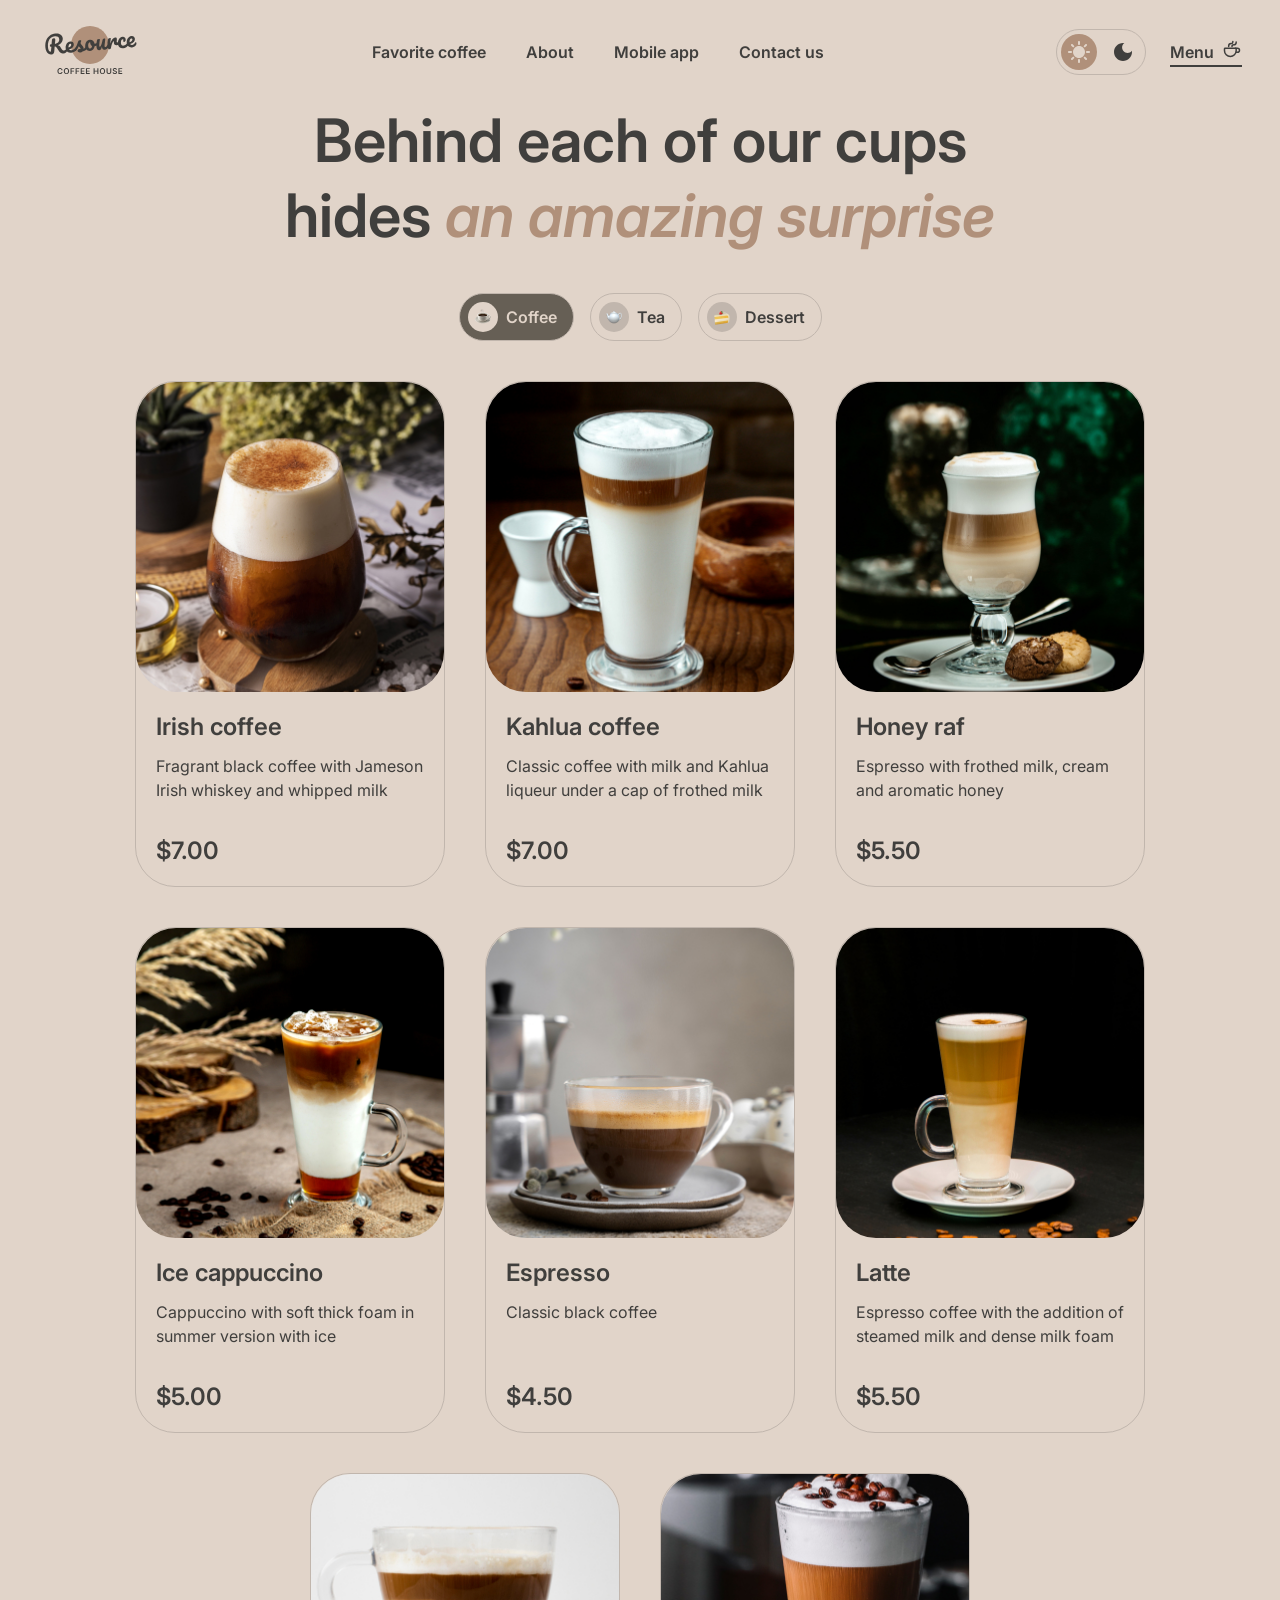
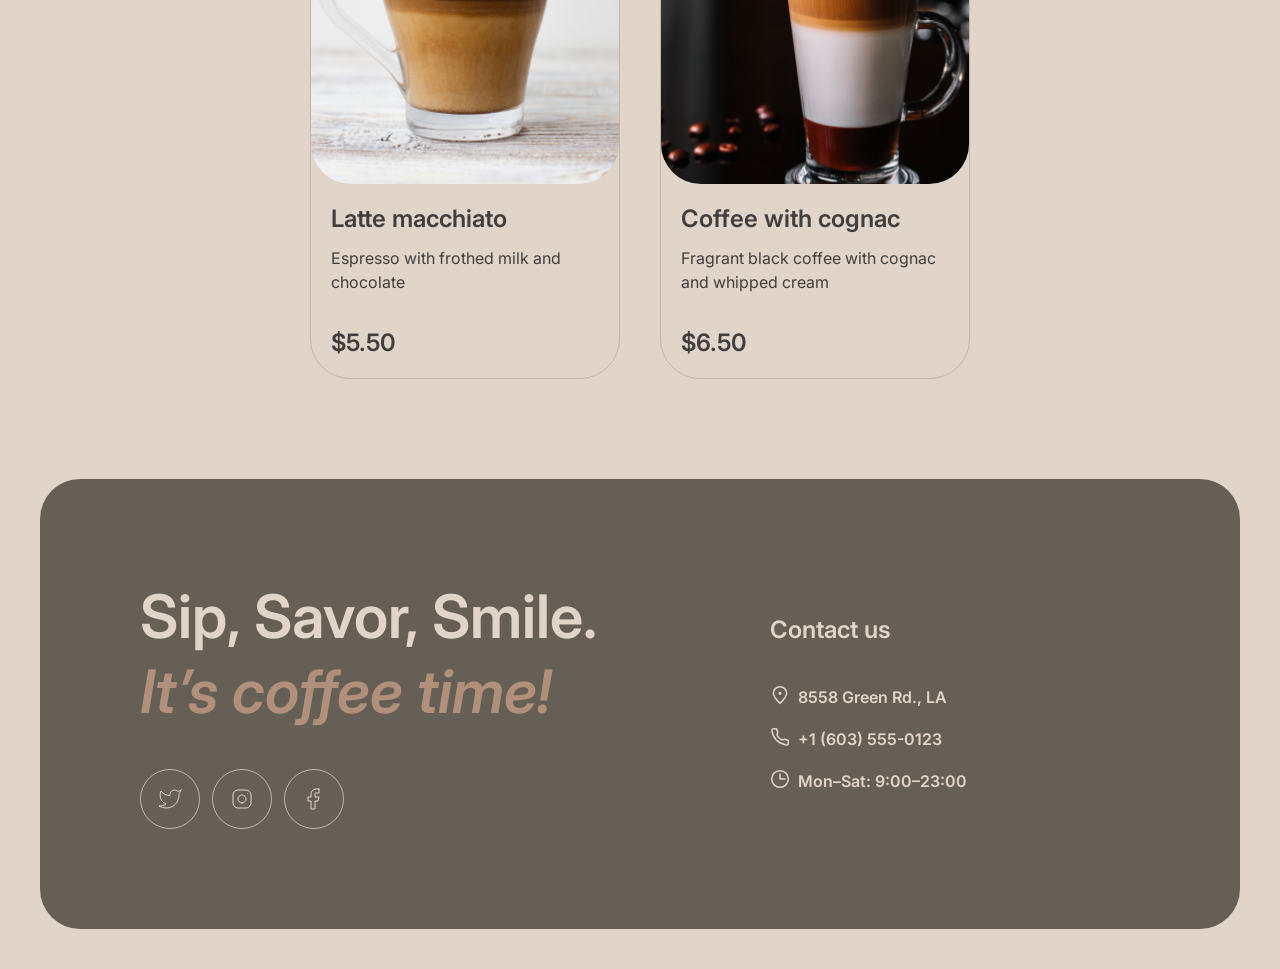
<file: coffee-house/menu/index.html>
<!DOCTYPE html>
<html lang="en">
<head>
  <meta charset="UTF-8">
  <meta name="viewport" content="width=device-width, initial-scale=1.0">
  <link rel="preconnect" href="https://fonts.googleapis.com">
  <link rel="preconnect" href="https://fonts.gstatic.com" crossorigin>
  <link href="https://fonts.googleapis.com/css2?family=Inter:ital,opsz,wght@0,14..32,100..900;1,14..32,100..900&display=swap" rel="stylesheet"> 
  <link rel="icon" href="../assets/icons/coffee-cup.png" type="image/png">
  <link rel="stylesheet" href="../assets/modern-normalize.css">
  <link rel="stylesheet" href="./styles.css">
  <script defer src="../home/script.js" type="module"></script>
  <title>Coffee House</title>
</head>
<body class="body" id="menu-page">
  <header class="header">
    <h1 class="heading hidden">Enjoy premium coffee at our charming cafe</h1>
    <div class="wrapper header-wrapper">
      <div class="logo-wrapper">
        <a href="../home/" class="logo-link">
          <svg width="100" height="60" viewBox="0 0 100 60" fill="none" xmlns="http://www.w3.org/2000/svg">
            <path d="M69 25C69 35.4934 60.4934 44 50 44C39.5066 44 31 35.4934 31 25C31 14.5066 39.5066 6 50 6C60.4934 6 69 14.5066 69 25Z" fill="#B0907A"/>
            <path class="logo-path" d="M95.6784 22.2913C95.8856 22.2732 96.0534 22.3548 96.1817 22.5364C96.326 22.7165 96.4127 22.9739 96.442 23.3086C96.4922 23.8824 96.4 24.3884 96.1652 24.8265C95.7789 25.5509 95.2359 26.1365 94.5362 26.5832C93.8524 27.0285 93.0084 27.295 92.0042 27.3829C90.4741 27.5168 89.2469 27.1664 88.3226 26.3318C87.3969 25.4812 86.8658 24.2749 86.7291 22.7129C86.6329 21.6131 86.7748 20.5727 87.1547 19.5919C87.5333 18.5951 88.1046 17.7822 88.8687 17.1532C89.6487 16.5229 90.5568 16.1623 91.5928 16.0717C92.5173 15.9908 93.2829 16.2049 93.8895 16.714C94.4948 17.2071 94.8386 17.9239 94.9209 18.8643C95.0171 19.9641 94.7016 20.9473 93.9743 21.814C93.2617 22.6633 91.9772 23.4021 90.1208 24.0303C90.5675 24.73 91.2451 25.0401 92.1537 24.9606C92.8072 24.9035 93.3279 24.7053 93.7158 24.3662C94.1197 24.0257 94.5692 23.4725 95.0643 22.7064C95.2346 22.4506 95.4393 22.3122 95.6784 22.2913ZM91.3914 18.4503C90.8016 18.5019 90.3295 18.8885 89.9751 19.6102C89.6365 20.3304 89.5098 21.1767 89.5949 22.149L89.5991 22.1968C90.5199 21.8914 91.2318 21.4918 91.7347 20.9981C92.2376 20.5044 92.4632 19.9626 92.4117 19.3729C92.3852 19.0701 92.2766 18.8386 92.0859 18.6786C91.9098 18.5013 91.6783 18.4252 91.3914 18.4503Z" fill="#403F3D"/>
            <path class="logo-path" d="M83.2976 28.1446C81.7356 28.2813 80.4779 27.9497 79.5245 27.1497C78.5857 26.3324 78.0529 25.1985 77.926 23.7481C77.813 22.457 77.969 21.303 78.394 20.2861C78.819 19.2692 79.4149 18.4622 80.1818 17.8651C80.9487 17.268 81.7784 16.9304 82.671 16.8523C83.5477 16.7756 84.2481 16.9793 84.7723 17.4635C85.311 17.9303 85.6159 18.5702 85.6871 19.383C85.7456 20.0525 85.6437 20.6316 85.3813 21.1203C85.1348 21.6076 84.7725 21.8722 84.2944 21.9141C83.9915 21.9406 83.7382 21.8904 83.5344 21.7637C83.3465 21.6356 83.2414 21.444 83.2191 21.189C83.2093 21.0774 83.2141 20.9485 83.2334 20.8023C83.2527 20.6561 83.2676 20.5504 83.278 20.4852C83.3367 20.2392 83.357 20.0125 83.3389 19.8053C83.3208 19.5981 83.2511 19.4436 83.1297 19.3418C83.0243 19.2386 82.876 19.1953 82.6847 19.2121C82.3181 19.2441 81.9901 19.4415 81.7006 19.8041C81.4097 20.1508 81.193 20.6114 81.0506 21.186C80.9081 21.7606 80.8661 22.3826 80.9247 23.0521C81.0865 24.901 81.9723 25.7551 83.5821 25.6142C84.2356 25.557 84.9181 25.2805 85.6296 24.7846C86.3556 24.2714 87.0469 23.5444 87.7034 22.6036C87.8752 22.3637 88.0806 22.2333 88.3197 22.2124C88.5269 22.1942 88.6946 22.2759 88.8229 22.4574C88.9672 22.6375 89.054 22.895 89.0832 23.2297C89.1362 23.8354 89.028 24.3427 88.7587 24.7518C88.0904 25.7418 87.2526 26.5378 86.2452 27.1399C85.2524 27.7247 84.2699 28.0596 83.2976 28.1446Z" fill="#403F3D"/>
            <path class="logo-path" d="M69.548 29.3476C68.9423 29.4006 68.4841 29.1195 68.1733 28.5042C67.8784 27.8876 67.6696 26.8779 67.5469 25.4753C67.3656 23.4032 67.4882 21.4089 67.9148 19.4924C68.0179 19.0177 68.2197 18.6627 68.5203 18.4276C68.8355 18.1752 69.288 18.0232 69.8778 17.9716C70.1965 17.9437 70.4232 17.964 70.5577 18.0326C70.6921 18.1011 70.7692 18.2469 70.7887 18.4701C70.811 18.7251 70.7416 19.3094 70.5806 20.2229C70.477 20.8744 70.3983 21.4434 70.3445 21.93C70.2907 22.4165 70.2626 23.0132 70.2602 23.7201C70.6663 22.3033 71.1584 21.136 71.7366 20.2181C72.3148 19.3002 72.8987 18.6308 73.4883 18.2098C74.0938 17.7874 74.6595 17.5532 75.1855 17.5072C76.2215 17.4166 76.7849 17.8893 76.8755 18.9253C76.8936 19.1325 76.8658 19.6409 76.7921 20.4504C76.7204 21.0991 76.6915 21.5032 76.7054 21.6626C76.7542 22.2204 76.9779 22.4819 77.3764 22.4471C77.8227 22.408 78.3658 22.0072 79.0057 21.2445C79.1948 21.0191 79.4009 20.8967 79.6241 20.8772C79.8313 20.8591 79.9991 20.9408 80.1274 21.1223C80.2702 21.2864 80.3549 21.5199 80.3814 21.8228C80.433 22.4125 80.314 22.8887 80.0245 23.2513C79.6187 23.7526 79.1275 24.1971 78.5511 24.5848C77.9893 24.9552 77.3736 25.1697 76.7042 25.2282C75.8594 25.3021 75.1951 25.1434 74.7111 24.7521C74.2431 24.3594 73.977 23.7965 73.9129 23.0633C73.892 22.8242 73.895 22.583 73.9219 22.3397C73.9258 22.0182 73.923 21.8016 73.9132 21.69C73.8909 21.435 73.7921 21.3151 73.6167 21.3305C73.3777 21.3514 73.0826 21.6503 72.7315 22.2271C72.395 22.7865 72.0738 23.5213 71.768 24.4314C71.4621 25.3415 71.2322 26.2932 71.0782 27.2864C70.9684 28.0509 70.8058 28.5791 70.5904 28.8709C70.3896 29.1455 70.0421 29.3044 69.548 29.3476Z" fill="#403F3D"/>
            <path class="logo-path" d="M59.2452 30.2488C58.5279 30.3116 57.9096 30.0364 57.3902 29.4233C56.8853 28.7929 56.5897 27.9836 56.5032 26.9954C56.3986 25.8 56.3828 24.7012 56.4557 23.699C56.5273 22.6809 56.6975 21.5979 56.9665 20.4501C57.0841 19.958 57.2772 19.5958 57.546 19.3635C57.8148 19.1312 58.26 18.9878 58.8816 18.9334C59.2323 18.9028 59.4762 18.9376 59.6135 19.038C59.7667 19.1371 59.8531 19.2981 59.8726 19.5213C59.8838 19.6488 59.8337 20.0868 59.7226 20.8354C59.6148 21.4391 59.534 21.9842 59.4802 22.4707C59.3078 24.1722 59.246 25.3019 59.2948 25.8598C59.3241 26.1945 59.3849 26.4301 59.4771 26.5666C59.568 26.6871 59.7011 26.7397 59.8764 26.7244C60.1155 26.7035 60.3895 26.4386 60.6983 25.9297C61.023 25.4195 61.3421 24.6608 61.6555 23.6536C61.9849 22.6451 62.2788 21.4148 62.5372 19.9627C62.6229 19.4734 62.7842 19.114 63.0211 18.8845C63.2739 18.6535 63.6633 18.5151 64.1893 18.4691C64.5559 18.437 64.8151 18.4625 64.967 18.5456C65.1174 18.6127 65.203 18.7658 65.224 19.0049C65.2588 19.4034 65.1551 20.5127 64.9128 22.3327C64.645 24.412 64.532 25.6907 64.5739 26.1688C64.6004 26.4717 64.685 26.7052 64.8279 26.8694C64.9693 27.0176 65.1437 27.0827 65.3509 27.0645C65.6697 27.0366 66.0275 26.8126 66.4244 26.3924C66.8358 25.9549 67.3698 25.2657 68.0263 24.3249C68.198 24.0851 68.4035 23.9547 68.6425 23.9337C68.8498 23.9156 69.0175 23.9973 69.1458 24.1788C69.2901 24.3589 69.3768 24.6163 69.4061 24.9511C69.4619 25.5886 69.3537 26.096 69.0815 26.4731C68.4701 27.3779 67.7896 28.1361 67.04 28.7477C66.3064 29.358 65.4375 29.707 64.4334 29.7949C63.6683 29.8618 63.0766 29.6165 62.6585 29.0588C62.2562 28.4997 62.0084 27.6862 61.9149 26.6183C61.7388 27.7259 61.4055 28.5982 60.9152 29.2354C60.4235 29.8566 59.8668 30.1944 59.2452 30.2488Z" fill="#403F3D"/>
            <path class="logo-path" d="M57.5606 22.8796C57.7678 22.8614 57.9362 22.9511 58.0659 23.1485C58.1956 23.346 58.2744 23.6041 58.3023 23.9229C58.3692 24.688 58.1779 25.1625 57.7282 25.3463C56.8011 25.7647 55.7659 26.048 54.6225 26.1963C54.4367 27.5616 53.9332 28.6898 53.1117 29.5808C52.2888 30.4559 51.3115 30.9429 50.1799 31.0419C49.2235 31.1256 48.3824 30.9663 47.6566 30.564C46.9467 30.1603 46.383 29.5913 45.9654 28.8569C45.5478 28.1225 45.3 27.309 45.2219 26.4164C45.1159 25.205 45.2529 24.1089 45.6328 23.1281C46.0114 22.1313 46.5841 21.3343 47.351 20.7372C48.1165 20.1242 48.9933 19.7744 49.9816 19.688C51.1929 19.582 52.2022 19.9193 53.0093 20.6999C53.8309 21.4632 54.3592 22.453 54.5941 23.6691C55.339 23.5558 56.2177 23.3183 57.23 22.9567C57.3547 22.9136 57.4649 22.8879 57.5606 22.8796ZM50.1494 28.4908C50.6595 28.4462 51.0797 28.2007 51.41 27.7542C51.7563 27.3063 51.959 26.6863 52.0182 25.8941C51.4948 25.6026 51.0739 25.1977 50.7555 24.6795C50.4531 24.1599 50.2754 23.5972 50.2224 22.9916C50.2001 22.7365 50.2017 22.4794 50.2272 22.2202L50.1076 22.2307C49.4701 22.2864 48.9633 22.644 48.5873 23.3032C48.2259 23.9452 48.094 24.824 48.1916 25.9398C48.2683 26.8164 48.4942 27.4712 48.8694 27.9042C49.2605 28.3357 49.6872 28.5313 50.1494 28.4908Z" fill="#403F3D"/>
            <path class="logo-path" d="M40.3093 32.4354C39.4805 32.508 38.8262 32.3725 38.3464 32.029C37.8826 31.6841 37.6298 31.2726 37.5879 30.7944C37.5517 30.38 37.6717 30.0081 37.9481 29.6787C38.2244 29.3494 38.6575 29.1589 39.2472 29.1073C39.4544 29.0892 39.6956 29.0922 39.9708 29.1163C40.2604 29.1231 40.4777 29.1282 40.6226 29.1316C40.5704 28.7185 40.4406 28.3364 40.2332 27.9851C40.0417 27.6325 39.8038 27.3 39.5195 26.9876C39.2338 26.6592 38.9682 26.3773 38.7228 26.1418C38.3109 27.1254 37.8851 27.9497 37.4454 28.6145C37.0216 29.278 36.5472 29.9137 36.0222 30.5218C35.7604 30.8338 35.4701 31.0038 35.1513 31.0316C34.8963 31.054 34.6814 30.9844 34.5067 30.823C34.3306 30.6457 34.2307 30.4216 34.207 30.1506C34.1791 29.8318 34.2648 29.5272 34.4643 29.2367L34.7416 28.827C35.5235 27.6664 36.1068 26.7159 36.4918 25.9756C36.7223 25.4896 36.9874 24.8481 37.2871 24.0509C37.5853 23.2379 37.8735 22.4016 38.1517 21.542C38.3932 20.8142 38.9921 20.4085 39.9484 20.3248C40.3947 20.2858 40.709 20.2984 40.8913 20.3628C41.0736 20.4271 41.1725 20.547 41.1878 20.7223C41.1962 20.8179 41.1775 20.9722 41.1319 21.1849C41.0863 21.3977 41.0167 21.6126 40.9233 21.8296C40.6866 22.4285 40.5857 22.9272 40.6205 23.3257C40.6415 23.5647 40.7442 23.8208 40.9286 24.0937C41.1291 24.3653 41.4235 24.7009 41.8118 25.1006C42.3804 25.7254 42.8131 26.2657 43.11 26.7216C43.4214 27.1601 43.6015 27.6583 43.6503 28.2162C43.6642 28.3756 43.6678 28.6001 43.6611 28.8898C44.4156 28.5187 45.2617 27.6335 46.1993 26.2345C46.371 25.9946 46.5765 25.8642 46.8155 25.8433C47.0227 25.8252 47.1905 25.9069 47.3188 26.0884C47.4631 26.2685 47.5498 26.5259 47.5791 26.8606C47.6321 27.4663 47.5239 27.9737 47.2545 28.3827C46.544 29.4407 45.8382 30.185 45.1371 30.6158C44.4505 31.0292 43.5747 31.2985 42.5095 31.4238C41.9194 32.0215 41.186 32.3587 40.3093 32.4354Z" fill="#403F3D"/>
            <path class="logo-path" d="M36.6171 26.7357C36.8243 26.7175 36.9921 26.7992 37.1204 26.9807C37.2646 27.1608 37.3514 27.4183 37.3807 27.753C37.4365 28.3905 37.3283 28.8979 37.0561 29.2751C36.5291 30.0439 35.7502 30.7786 34.7193 31.4791C33.7044 32.1782 32.5833 32.5815 31.3559 32.6888C29.6823 32.8353 28.3436 32.4947 27.3396 31.667C26.3356 30.8394 25.7646 29.6365 25.6266 28.0586C25.5304 26.9588 25.6722 25.9185 26.0522 24.9376C26.4308 23.9408 27.0021 23.1279 27.7662 22.4989C28.5462 21.8686 29.4542 21.508 30.4903 21.4174C31.4147 21.3365 32.1803 21.5506 32.787 22.0597C33.3923 22.5528 33.7361 23.2696 33.8183 24.21C33.9145 25.3098 33.599 26.293 32.8718 27.1597C32.1591 28.009 30.8826 28.7471 29.0422 29.3739C29.5048 30.0722 30.294 30.3726 31.4098 30.275C32.127 30.2122 32.9183 29.894 33.7836 29.3204C34.6634 28.7295 35.4025 27.9983 36.0009 27.1269C36.1726 26.887 36.378 26.7566 36.6171 26.7357ZM30.2888 23.796C29.6991 23.8476 29.227 24.2342 28.8725 24.9559C28.534 25.6761 28.4073 26.5224 28.4923 27.4947L28.4965 27.5425C29.4174 27.2371 30.1293 26.8375 30.6322 26.3438C31.1351 25.8501 31.3607 25.3083 31.3091 24.7186C31.2826 24.4158 31.174 24.1843 30.9834 24.0243C30.8072 23.847 30.5757 23.7709 30.2888 23.796Z" fill="#403F3D"/>
            <path class="logo-path" d="M27.6906 27.5167C27.8978 27.4986 28.0656 27.5803 28.1939 27.7618C28.3382 27.9419 28.4249 28.1993 28.4542 28.5341C28.5086 29.1557 28.4004 29.6631 28.1296 30.0561C27.4454 31.0476 26.7351 31.8324 25.9987 32.4108C25.261 32.9733 24.3581 33.3012 23.2902 33.3946C22.2541 33.4853 21.3451 33.2837 20.5631 32.79C19.797 32.2949 19.028 31.3985 18.256 30.1009C17.6351 29.063 17.151 28.3023 16.8035 27.8188C16.4547 27.3193 16.119 26.9712 15.7967 26.7745C15.4903 26.5765 15.1198 26.4724 14.6852 26.4622C14.6508 26.8025 14.5595 27.8705 14.4114 29.6663C14.3537 30.4744 14.3165 30.9675 14.3 31.1456C14.2256 32.1319 13.9724 32.9089 13.5402 33.4767C13.1067 34.0286 12.4038 34.3471 11.4315 34.4321C10.3636 34.5256 9.38799 34.2977 8.50477 33.7486C7.63609 33.1822 6.9298 32.3606 6.38589 31.2839C5.84059 30.1913 5.50518 28.9277 5.37968 27.4932C5.1454 24.8154 5.40544 22.4638 6.15978 20.4383C6.93006 18.4115 8.10738 16.8148 9.69174 15.6483C11.2906 14.4644 13.1899 13.7763 15.3895 13.5838C16.9196 13.45 18.223 13.5688 19.2994 13.9404C20.3759 14.312 21.1968 14.8826 21.762 15.6523C22.3432 16.4206 22.6784 17.3148 22.7676 18.3349C22.8457 19.2275 22.7073 20.1229 22.3522 21.0213C22.0117 21.9023 21.4476 22.7066 20.66 23.434C19.8724 24.1614 18.8869 24.7375 17.7034 25.1622C18.4866 25.3025 19.1057 25.5856 19.5605 26.0116C20.0154 26.4376 20.4891 27.0787 20.9816 27.9351C21.5115 28.8524 22.0112 29.5153 22.4806 29.924C22.966 30.3312 23.4955 30.5098 24.0693 30.4596C24.5794 30.4149 25.0509 30.205 25.4838 29.8299C25.9154 29.4388 26.4456 28.7981 27.0744 27.9079C27.2461 27.6681 27.4515 27.5377 27.6906 27.5167ZM11.3837 26.727C10.8418 26.7744 10.4561 26.6797 10.2266 26.4428C10.013 26.2045 9.89225 25.9259 9.86436 25.6071C9.8309 25.2246 9.92394 24.9113 10.1435 24.6672C10.379 24.4218 10.6562 24.2851 10.9749 24.2572L11.5727 24.2049C11.691 22.6206 11.8123 21.2528 11.9364 20.1016C12.053 19.0474 12.6771 18.4708 13.8088 18.3718C14.7173 18.2923 15.2071 18.659 15.2782 19.4719C15.2936 19.6473 15.2975 19.7835 15.2899 19.8805L14.9199 23.9121C15.7764 23.789 16.5393 23.5134 17.2085 23.0855C17.8937 22.6561 18.4149 22.0966 18.7722 21.4068C19.1454 20.7156 19.2957 19.9556 19.2232 19.1268C19.1353 18.1226 18.7236 17.3636 17.988 16.8498C17.2524 16.3359 16.2232 16.1369 14.9002 16.2526C13.3382 16.3893 12.0016 16.8997 10.8904 17.7839C9.79381 18.6508 8.98568 19.8779 8.46605 21.4653C7.94503 23.0366 7.78003 24.9142 7.97108 27.0978C8.06033 28.1179 8.24063 28.9855 8.51198 29.7006C8.78334 30.4157 9.08648 30.9432 9.42139 31.2834C9.75631 31.6235 10.0592 31.7817 10.3302 31.7579C10.5374 31.7398 10.6957 31.6216 10.8051 31.4032C10.9304 31.1834 11.0127 30.839 11.052 30.3698L11.3837 26.727Z" fill="#403F3D"/>
            <path class="logo-path" d="M78.4033 54.0001V48.1819H82.1874V49.0654H79.4573V50.645H81.9914V51.5285H79.4573V53.1165H82.2101V54.0001H78.4033Z" fill="#403F3D"/>
            <path class="logo-path" d="M75.9698 49.7813C75.9433 49.5332 75.8316 49.34 75.6346 49.2017C75.4395 49.0635 75.1857 48.9943 74.8732 48.9943C74.6535 48.9943 74.4651 49.0275 74.3079 49.0938C74.1507 49.1601 74.0304 49.25 73.9471 49.3637C73.8638 49.4773 73.8211 49.607 73.8192 49.7529C73.8192 49.8741 73.8467 49.9792 73.9016 50.0682C73.9585 50.1572 74.0352 50.233 74.1317 50.2955C74.2283 50.3561 74.3353 50.4072 74.4528 50.4489C74.5702 50.4906 74.6886 50.5256 74.8079 50.554L75.3533 50.6904C75.573 50.7415 75.7842 50.8106 75.9869 50.8977C76.1914 50.9849 76.3742 51.0947 76.5352 51.2273C76.698 51.3599 76.8268 51.5199 76.9215 51.7074C77.0162 51.8949 77.0636 52.1146 77.0636 52.3665C77.0636 52.7074 76.9764 53.0076 76.8022 53.2671C76.628 53.5246 76.3761 53.7263 76.0465 53.8722C75.7189 54.0161 75.3221 54.0881 74.8562 54.0881C74.4035 54.0881 74.0105 54.018 73.6772 53.8779C73.3458 53.7377 73.0863 53.5332 72.8988 53.2642C72.7132 52.9953 72.6128 52.6676 72.5977 52.2813H73.6346C73.6497 52.4839 73.7122 52.6525 73.8221 52.787C73.9319 52.9214 74.0749 53.0218 74.2511 53.0881C74.4291 53.1544 74.628 53.1875 74.8477 53.1875C75.0768 53.1875 75.2776 53.1534 75.4499 53.0852C75.6242 53.0152 75.7605 52.9186 75.859 52.7955C75.9575 52.6705 76.0077 52.5246 76.0096 52.358C76.0077 52.2065 75.9632 52.0815 75.8761 51.983C75.7889 51.8826 75.6668 51.7993 75.5096 51.733C75.3543 51.6648 75.1725 51.6042 74.9641 51.5512L74.3022 51.3807C73.823 51.2576 73.4442 51.071 73.1658 50.821C72.8893 50.5692 72.7511 50.2349 72.7511 49.8182C72.7511 49.4754 72.8439 49.1752 73.0295 48.9176C73.217 48.6601 73.4717 48.4602 73.7937 48.3182C74.1156 48.1743 74.4802 48.1023 74.8874 48.1023C75.3003 48.1023 75.6621 48.1743 75.9727 48.3182C76.2852 48.4602 76.5304 48.6582 76.7085 48.912C76.8865 49.1638 76.9783 49.4536 76.984 49.7813H75.9698Z" fill="#403F3D"/>
            <path class="logo-path" d="M70.2086 48.1819H71.2626V51.983C71.2626 52.3997 71.1641 52.7662 70.9672 53.0825C70.7721 53.3987 70.4975 53.6459 70.1433 53.8239C69.7891 54.0001 69.3753 54.0881 68.9018 54.0881C68.4264 54.0881 68.0117 54.0001 67.6575 53.8239C67.3033 53.6459 67.0287 53.3987 66.8336 53.0825C66.6386 52.7662 66.541 52.3997 66.541 51.983V48.1819H67.595V51.895C67.595 52.1374 67.648 52.3533 67.7541 52.5427C67.862 52.7321 68.0136 52.8807 68.2086 52.9887C68.4037 53.0948 68.6348 53.1478 68.9018 53.1478C69.1689 53.1478 69.3999 53.0948 69.595 52.9887C69.792 52.8807 69.9435 52.7321 70.0495 52.5427C70.1556 52.3533 70.2086 52.1374 70.2086 51.895V48.1819Z" fill="#403F3D"/>
            <path class="logo-path" d="M65.1444 51.0909C65.1444 51.7178 65.027 52.2548 64.7922 52.7017C64.5592 53.1468 64.241 53.4877 63.8376 53.7245C63.4361 53.9612 62.9806 54.0796 62.4711 54.0796C61.9617 54.0796 61.5052 53.9612 61.1018 53.7245C60.7003 53.4858 60.3821 53.144 60.1473 52.6989C59.9143 52.2519 59.7979 51.7159 59.7979 51.0909C59.7979 50.464 59.9143 49.9281 60.1473 49.483C60.3821 49.036 60.7003 48.6942 61.1018 48.4574C61.5052 48.2207 61.9617 48.1023 62.4711 48.1023C62.9806 48.1023 63.4361 48.2207 63.8376 48.4574C64.241 48.6942 64.5592 49.036 64.7922 49.483C65.027 49.9281 65.1444 50.464 65.1444 51.0909ZM64.0848 51.0909C64.0848 50.6496 64.0157 50.2775 63.8774 49.9745C63.741 49.6695 63.5516 49.4394 63.3092 49.2841C63.0668 49.1269 62.7874 49.0483 62.4711 49.0483C62.1549 49.0483 61.8755 49.1269 61.6331 49.2841C61.3907 49.4394 61.2003 49.6695 61.0621 49.9745C60.9257 50.2775 60.8575 50.6496 60.8575 51.0909C60.8575 51.5322 60.9257 51.9053 61.0621 52.2102C61.2003 52.5133 61.3907 52.7434 61.6331 52.9006C61.8755 53.0559 62.1549 53.1335 62.4711 53.1335C62.7874 53.1335 63.0668 53.0559 63.3092 52.9006C63.5516 52.7434 63.741 52.5133 63.8774 52.2102C64.0157 51.9053 64.0848 51.5322 64.0848 51.0909Z" fill="#403F3D"/>
            <path class="logo-path" d="M53.5918 54.0001V48.1819H54.6458V50.645H57.3418V48.1819H58.3986V54.0001H57.3418V51.5285H54.6458V54.0001H53.5918Z" fill="#403F3D"/>
            <path class="logo-path" d="M45.9482 54.0001V48.1819H49.7323V49.0654H47.0022V50.645H49.5363V51.5285H47.0022V53.1165H49.7551V54.0001H45.9482Z" fill="#403F3D"/>
            <path class="logo-path" d="M40.6895 54.0001V48.1819H44.4735V49.0654H41.7434V50.645H44.2775V51.5285H41.7434V53.1165H44.4963V54.0001H40.6895Z" fill="#403F3D"/>
            <path class="logo-path" d="M35.6016 54.0001V48.1819H39.3288V49.0654H36.6555V50.645H39.0732V51.5285H36.6555V54.0001H35.6016Z" fill="#403F3D"/>
            <path class="logo-path" d="M30.5137 54.0001V48.1819H34.2409V49.0654H31.5676V50.645H33.9853V51.5285H31.5676V54.0001H30.5137Z" fill="#403F3D"/>
            <path class="logo-path" d="M29.1181 51.0909C29.1181 51.7178 29.0007 52.2548 28.7658 52.7017C28.5328 53.1468 28.2147 53.4877 27.8113 53.7245C27.4097 53.9612 26.9542 54.0796 26.4448 54.0796C25.9353 54.0796 25.4789 53.9612 25.0755 53.7245C24.6739 53.4858 24.3558 53.144 24.1209 52.6989C23.888 52.2519 23.7715 51.7159 23.7715 51.0909C23.7715 50.464 23.888 49.9281 24.1209 49.483C24.3558 49.036 24.6739 48.6942 25.0755 48.4574C25.4789 48.2207 25.9353 48.1023 26.4448 48.1023C26.9542 48.1023 27.4097 48.2207 27.8113 48.4574C28.2147 48.6942 28.5328 49.036 28.7658 49.483C29.0007 49.9281 29.1181 50.464 29.1181 51.0909ZM28.0584 51.0909C28.0584 50.6496 27.9893 50.2775 27.851 49.9745C27.7147 49.6695 27.5253 49.4394 27.2828 49.2841C27.0404 49.1269 26.7611 49.0483 26.4448 49.0483C26.1285 49.0483 25.8491 49.1269 25.6067 49.2841C25.3643 49.4394 25.1739 49.6695 25.0357 49.9745C24.8993 50.2775 24.8311 50.6496 24.8311 51.0909C24.8311 51.5322 24.8993 51.9053 25.0357 52.2102C25.1739 52.5133 25.3643 52.7434 25.6067 52.9006C25.8491 53.0559 26.1285 53.1335 26.4448 53.1335C26.7611 53.1335 27.0404 53.0559 27.2828 52.9006C27.5253 52.7434 27.7147 52.5133 27.851 52.2102C27.9893 51.9053 28.0584 51.5322 28.0584 51.0909Z" fill="#403F3D"/>
            <path class="logo-path" d="M22.5536 50.1449H21.4911C21.4608 49.9707 21.4049 49.8163 21.3235 49.6818C21.2421 49.5455 21.1407 49.4299 21.0195 49.3352C20.8983 49.2406 20.7601 49.1695 20.6048 49.1222C20.4513 49.0729 20.2856 49.0483 20.1076 49.0483C19.7913 49.0483 19.511 49.1279 19.2667 49.287C19.0224 49.4442 18.8311 49.6752 18.6928 49.9801C18.5546 50.2832 18.4854 50.6534 18.4854 51.0909C18.4854 51.536 18.5546 51.911 18.6928 52.2159C18.833 52.519 19.0243 52.7481 19.2667 52.9034C19.511 53.0568 19.7904 53.1335 20.1048 53.1335C20.279 53.1335 20.4419 53.1108 20.5934 53.0654C20.7468 53.018 20.8841 52.9489 21.0053 52.858C21.1284 52.7671 21.2317 52.6553 21.315 52.5227C21.4002 52.3902 21.4589 52.2387 21.4911 52.0682L22.5536 52.0739C22.5138 52.3504 22.4277 52.6099 22.2951 52.8523C22.1644 53.0947 21.993 53.3087 21.7809 53.4943C21.5688 53.6781 21.3207 53.822 21.0366 53.9262C20.7525 54.0284 20.4371 54.0796 20.0906 54.0796C19.5792 54.0796 19.1228 53.9612 18.7212 53.7245C18.3197 53.4877 18.0034 53.1459 17.7724 52.6989C17.5413 52.2519 17.4258 51.7159 17.4258 51.0909C17.4258 50.464 17.5423 49.9281 17.7752 49.483C18.0082 49.036 18.3254 48.6942 18.7269 48.4574C19.1284 48.2207 19.583 48.1023 20.0906 48.1023C20.4144 48.1023 20.7156 48.1477 20.994 48.2387C21.2724 48.3296 21.5205 48.4631 21.7383 48.6392C21.9561 48.8135 22.1351 49.0275 22.2752 49.2813C22.4173 49.5332 22.5101 49.821 22.5536 50.1449Z" fill="#403F3D"/>
          </svg>
        </a>
      </div>
      <div class="burger">
        <div class="burger-line"></div>
        <div class="burger-line"></div>
      </div>
      <nav class="nav">
        <ul class="nav-list">
          <li class="nav-item"><a class="link nav-link" href="../home/#favorite">Favorite coffee</a></li>
          <li class="nav-item"><a class="link nav-link" href="../home/#about">About</a></li>
          <li class="nav-item"><a class="link nav-link" href="../home/#app">Mobile app</a></li>
          <li class="nav-item"><a class="link nav-link" href="#footer">Contact us</a></li>
        </ul>
      </nav>
      <div class="actions-wrapper">
        <div class="btn btn-switch">
          <button class="btn switch-icon switch-light">
            <svg width="22" height="22" viewBox="0 0 22 22" class="icon icon-sun" fill="none" xmlns="http://www.w3.org/2000/svg">
              <path class="icon-path" d="M10 3V1C10 0.45 10.45 0 11 0C11.55 0 12 0.45 12 1V3C12 3.55 11.55 4 11 4C10.45 4 10 3.55 10 3ZM17.36 6.05L18.77 4.63C19.16 4.24 19.16 3.61 18.77 3.22C18.38 2.83 17.75 2.83 17.36 3.22L15.95 4.64C15.56 5.03 15.56 5.66 15.95 6.05C16.34 6.44 16.97 6.44 17.36 6.05ZM21 10H19C18.45 10 18 10.45 18 11C18 11.55 18.45 12 19 12H21C21.55 12 22 11.55 22 11C22 10.45 21.55 10 21 10ZM11 18C10.45 18 10 18.45 10 19V21C10 21.55 10.45 22 11 22C11.55 22 12 21.55 12 21V19C12 18.45 11.55 18 11 18ZM4.64 6.05L3.22 4.64C2.83 4.25 2.83 3.61 3.22 3.23C3.61 2.85 4.25 2.84 4.63 3.23L6.04 4.64C6.43 5.03 6.43 5.67 6.04 6.05C5.65 6.43 5.02 6.44 4.64 6.05ZM15.95 15.95C15.56 16.34 15.56 16.98 15.95 17.36L17.36 18.77C17.75 19.16 18.39 19.16 18.77 18.77C19.16 18.38 19.16 17.74 18.77 17.36L17.36 15.95C16.98 15.56 16.34 15.56 15.95 15.95ZM1 12H3C3.55 12 4 11.55 4 11C4 10.45 3.55 10 3 10H1C0.45 10 0 10.45 0 11C0 11.55 0.45 12 1 12ZM4.64 18.78L6.05 17.37C6.44 16.98 6.44 16.34 6.05 15.96C5.66 15.58 5.02 15.57 4.64 15.96L3.23 17.37C2.84 17.76 2.84 18.4 3.23 18.78C3.61 19.17 4.25 19.17 4.64 18.78ZM11 5C7.69 5 5 7.69 5 11C5 14.31 7.69 17 11 17C14.31 17 17 14.31 17 11C17 7.69 14.31 5 11 5Z" fill="#E1D4C9"/>
            </svg>
          </button>
          <button class="btn switch-icon switch-dark">
            <svg width="18" height="18" viewBox="0 0 18 18" class="icon icon-moon" fill="none" xmlns="http://www.w3.org/2000/svg">
              <path class="icon-path" d="M9 0C4.03 0 0 4.03 0 9C0 13.97 4.03 18 9 18C13.97 18 18 13.97 18 9C18 8.54 17.96 8.08 17.9 7.64C16.92 9.01 15.32 9.9 13.5 9.9C10.52 9.9 8.1 7.48 8.1 4.5C8.1 2.69 8.99 1.08 10.36 0.0999999C9.92 0.0399999 9.46 0 9 0Z" fill="#403F3D"/>
            </svg>
          </button>
        </div>
        <a href="../menu/index.html" class="link menu-link">
          <span>Menu</span>
          <div class="icon-wrapper">
            <svg class="menu-icon" width="20" height="20" viewBox="0 0 20 20" fill="none" xmlns="http://www.w3.org/2000/svg">
              <path class="icon-path" d="M14.166 9.76667V11.6667C14.166 14.8883 11.5543 17.5 8.33268 17.5C5.11102 17.5 2.49935 14.8883 2.49935 11.6667V9.76667C2.49935 9.4353 2.76798 9.16667 3.09935 9.16667H13.566C13.8974 9.16667 14.166 9.4353 14.166 9.76667Z" stroke="#403F3D" stroke-width="1.5" stroke-linecap="round" stroke-linejoin="round"/>
              <path class="icon-path" d="M9.99935 7.49996C9.99935 6.66663 10.5946 5.83329 11.7851 5.83329C13.1 5.83329 14.166 4.7673 14.166 3.45234V2.91663" stroke="#403F3D" stroke-width="1.5" stroke-linecap="round" stroke-linejoin="round"/>
              <path class="icon-path" d="M6.66732 7.5V7.08333C6.66732 5.70262 7.78661 4.58333 9.16732 4.58333C10.0878 4.58333 10.834 3.83714 10.834 2.91667V2.5" stroke="#403F3D" stroke-width="1.5" stroke-linecap="round" stroke-linejoin="round"/>
              <path class="icon-path" d="M13.334 9.16663H15.4173C16.5679 9.16663 17.5007 10.0994 17.5007 11.25C17.5007 12.4006 16.5679 13.3333 15.4173 13.3333H14.1673" stroke="#403F3D" stroke-width="1.5" stroke-linecap="round" stroke-linejoin="round"/>
            </svg>
          </div>
        </a>
      </div>
    </div>
  </header>
  <section class="section" id="menu">
    <div class="modal-background hidden">
      <div class="modal"></div>
    </div>
    <div class="wrapper">
      <h2 class="heading heading-secondary">Behind each of our cups <br class="br">hides <span class="heading-accent">an amazing surprise</span></h2>
      <div class="tabs-wrapper">
        <a class="btn btn-tab tab-active" id="tab-1"><div class="tab-icon">
          <img src="../assets/icons/coffee-cup.png" alt="Coffee Cup" class="tab-img">
        </div>Coffee</a>
        <a class="btn btn-tab" id="tab-2"><div class="tab-icon">
          <img src="../assets/icons/teapot.png" alt="Teapot" class="tab-img">
        </div>Tea</a>
        <a class="btn btn-tab" id="tab-3"><div class="tab-icon">
          <img src="../assets/icons/cake.png" alt="Cake" class="tab-img">
        </div>Dessert</a>
      </div>
      <div class="catalog-wrapper"></div>
      <div class="wrapper-icon">
        <svg class="refresh-icon" width="24" height="24" viewBox="0 0 24 24" fill="none" xmlns="http://www.w3.org/2000/svg">
          <path class="icon-path" d="M21.8883 13.5C21.1645 18.3113 17.013 22 12 22C6.47715 22 2 17.5228 2 12C2 6.47715 6.47715 2 12 2C16.1006 2 19.6248 4.46819 21.1679 8" stroke="#403F3D" stroke-linecap="round" stroke-linejoin="round"/>
          <path class="icon-path" d="M17 8H21.4C21.7314 8 22 7.73137 22 7.4V3" stroke="#403F3D" stroke-linecap="round" stroke-linejoin="round"/>
        </svg>
      </div>
    </div>
  </section>
  <footer class="footer" id="footer">
    <div class="wrapper">
      <div class="footer-contacts">
        <div class="footer-socials">
          <h2 class="heading heading-secondary">Sip, Savor, Smile. <span class="heading-accent"><br class="br-footer">It’s coffee time!</span></h2>
          <div class="icons-wrapper">
            <a href="https://x.com/" class="btn btn-social" target="_blank">
              <svg width="24" height="24" viewBox="0 0 24 24" fill="none" xmlns="http://www.w3.org/2000/svg">
                <path class="icon-path" d="M23 3.01006C23 3.01006 20.9821 4.20217 19.86 4.54006C19.2577 3.84757 18.4573 3.35675 17.567 3.13398C16.6767 2.91122 15.7395 2.96725 14.8821 3.29451C14.0247 3.62177 13.2884 4.20446 12.773 4.96377C12.2575 5.72309 11.9877 6.62239 12 7.54006V8.54006C10.2426 8.58562 8.50127 8.19587 6.93101 7.4055C5.36074 6.61513 4.01032 5.44869 3 4.01006C3 4.01006 -1 13.0101 8 17.0101C5.94053 18.408 3.48716 19.109 1 19.0101C10 24.0101 21 19.0101 21 7.51006C20.9991 7.23151 20.9723 6.95365 20.92 6.68006C21.9406 5.67355 23 3.01006 23 3.01006Z" stroke="#E1D4C9" stroke-linecap="round" stroke-linejoin="round"/>
              </svg>
            </a>
            <a href="https://www.instagram.com/" class="btn btn-social" target="_blank">
              <svg width="24" height="24" viewBox="0 0 24 24" fill="none" xmlns="http://www.w3.org/2000/svg">
                <path class="icon-path" d="M12 16C14.2091 16 16 14.2091 16 12C16 9.79086 14.2091 8 12 8C9.79086 8 8 9.79086 8 12C8 14.2091 9.79086 16 12 16Z" stroke="#E1D4C9" stroke-linecap="round" stroke-linejoin="round"/>
                <path class="icon-path" d="M3 16V8C3 5.23858 5.23858 3 8 3H16C18.7614 3 21 5.23858 21 8V16C21 18.7614 18.7614 21 16 21H8C5.23858 21 3 18.7614 3 16Z" stroke="#E1D4C9"/>
                <path class="icon-path" d="M17.5 6.51L17.51 6.49889" stroke="#E1D4C9" stroke-linecap="round" stroke-linejoin="round"/>
              </svg>
            </a>
            <a href="https://www.facebook.com/" class="btn btn-social" target="_blank">
              <svg width="24" height="24" viewBox="0 0 24 24" fill="none" xmlns="http://www.w3.org/2000/svg">
                <path class="icon-path" d="M17 2H14C12.6739 2 11.4021 2.52678 10.4645 3.46447C9.52678 4.40215 9 5.67392 9 7V10H6V14H9V22H13V14H16L17 10H13V7C13 6.73478 13.1054 6.48043 13.2929 6.29289C13.4804 6.10536 13.7348 6 14 6H17V2Z" stroke="#E1D4C9" stroke-linecap="round" stroke-linejoin="round"/>
              </svg>
            </a>
          </div>
        </div>
        <div class="contacts-wrapper">
          <h3 class="heading heading-tertiary">Contact us</h3>
          <div class="contacts"><a href="https://goo.su/MGSN" class="link contact-link" target="_blank">
            <div class="contact-icon">
              <svg width="20" height="20" viewBox="0 0 20 20" fill="none" xmlns="http://www.w3.org/2000/svg">
                <path class="icon-path" d="M16.6673 8.33333C16.6673 12.0152 10.0007 18.3333 10.0007 18.3333C10.0007 18.3333 3.33398 12.0152 3.33398 8.33333C3.33398 4.65144 6.31875 1.66667 10.0007 1.66667C13.6825 1.66667 16.6673 4.65144 16.6673 8.33333Z" stroke="#E1D4C9" stroke-width="1.5"/>
                <path class="icon-path" d="M9.99935 9.16667C10.4596 9.16667 10.8327 8.79357 10.8327 8.33333C10.8327 7.8731 10.4596 7.5 9.99935 7.5C9.53911 7.5 9.16602 7.8731 9.16602 8.33333C9.16602 8.79357 9.53911 9.16667 9.99935 9.16667Z" fill="#E1D4C9" stroke="#E1D4C9" stroke-width="1.5" stroke-linecap="round" stroke-linejoin="round"/>
              </svg>
            </div>
            8558 Green Rd., LA</a></div>
          <div class="contacts"><a href="tel:+16035550123" class="link contact-link">
            <div class="contact-icon">
              <svg width="20" height="20" viewBox="0 0 20 20" fill="none" xmlns="http://www.w3.org/2000/svg">
                <path class="icon-path" d="M15.0984 12.2517L11.6665 12.9167C9.34845 11.7532 7.91654 10.4167 7.08321 8.33335L7.72483 4.8916L6.51197 1.66669L3.72946 1.66669C2.60191 1.66669 1.71466 2.59964 1.90108 3.71167C2.29888 6.0846 3.37231 10.0391 6.24987 12.9167C9.27338 15.9402 13.5661 17.3318 16.1378 17.9288C17.299 18.1984 18.3332 17.2908 18.3332 16.0988L18.3332 13.4844L15.0984 12.2517Z" stroke="#E1D4C9" stroke-width="1.5" stroke-linecap="round" stroke-linejoin="round"/>
              </svg>
            </div>
            +1 (603) 555-0123</a></div>
          <div class="contacts">
            <div class="contact-icon">
              <svg width="20" height="20" viewBox="0 0 20 20" fill="none" xmlns="http://www.w3.org/2000/svg">
                <path class="icon-path" d="M10 5L10 10L15 10" stroke="#E1D4C9" stroke-width="1.5" stroke-linecap="round" stroke-linejoin="round"/>
                <path class="icon-path" d="M10.0003 18.3333C14.6027 18.3333 18.3337 14.6024 18.3337 9.99999C18.3337 5.39762 14.6027 1.66666 10.0003 1.66666C5.39795 1.66666 1.66699 5.39762 1.66699 9.99999C1.66699 14.6024 5.39795 18.3333 10.0003 18.3333Z" stroke="#E1D4C9" stroke-width="1.5" stroke-linecap="round" stroke-linejoin="round"/>
              </svg>
            </div>
            <p class="text contact-text">Mon–Sat: 9:00–23:00</p>
          </div>
        </div>
      </div>
    </div>
  </footer>
</body>
</html>
</file>
<file: coffee-house/home/styles.css>
:root {
  --color-primary-dark: #403f3d;
  --color-primary-dark-80: color-mix(in srgb, var(--color-primary-dark) 80%, transparent);
  --color-primary-light: #e1d4c9;
  --color-secondary: #665f55;
  --color-accent: #b0907a;
  --color-border: #c1b6ad;
  --color-dark-mode-primary: #292826;
  --color-dark-mode-primary-80: color-mix(in srgb, var(--color-dark-mode-primary-dark) 80%, transparent);
}

html {
  font-size: 62.5%;
  scroll-behavior: smooth;
}

.body {
  background-color: var(--color-primary-light);
}

.header, 
.main, 
.footer {
  margin: 0 auto;
  font-family: 'Inter', sans-serif;
  font-weight: 400;
  font-size: 1.6rem;
}

.section {
  margin-bottom: 10rem;
}

.wrapper {
  max-width: 144rem;
  padding: 0 4rem;
  margin: 0 auto;
}

.header-wrapper {
  padding: 2rem 4rem;
  display: flex;
  justify-content: space-between;
  align-items: center;
  position: relative;
}

@media screen and (max-width: 650px) {
  .wrapper {
    padding: 0 3.2rem;
  }

  .header-wrapper {
    padding: 2rem 3.2rem;
  }
}

@media screen and (max-width: 500px) {
  .wrapper {
    padding: 0 1.6rem;
  }

  .header-wrapper {
    padding: 2rem 1.6rem;
  }
}

.logo-wrapper {
  max-width: 10rem;
}

.logo,
.app-img {
  display: block;
}

.logo,
.app-img {
  width: 100%;
}

.burger {
  width: 4.4rem;
  height: 4.4rem;
  border-radius: 10rem;
  border: 1px solid var(--color-secondary);
  display: flex;
  flex-direction: column;
  justify-content: center;
  align-items: center;
  gap: 0.7rem;
  display: none;
  position: absolute;
  right: 4rem;
}

.burger-line {
  width: 1.5rem;
  height: 0.15rem;
  background-color: var(--color-secondary);
  border-radius: 10rem;
}

.burger.burger-cross {
  flex-direction: row;
  gap: 0rem;
}

.burger.burger-cross .burger-line {
  transition: all 0.3s ease-in-out;
}

.burger.burger-cross .burger-line:first-child {
  transform: translateX(0.75rem) rotate(45deg);
}

.burger.burger-cross .burger-line:last-child {
  transform: translateX(-0.75rem) rotate(-45deg);
}

@media screen and (max-width: 500px) {
  .burger {
    right: 1.6rem;
  }
}

.nav-list {
  display: flex;
  align-items: center;
  gap: 4rem;
  list-style: none;
  padding: 0;
}

.link,
.btn {
  font-weight: 600;
  line-height: 150%;
  color: var(--color-primary-dark);
  text-decoration: none;
}

.link:link,
.link:visited {
  color: var(--color-primary-dark);
  text-decoration: none;
  position: relative;
}

.link:hover,
.link:active,
.btn:hover,
.btn:active {
  cursor: pointer;
}

@media screen and (max-width: 768px) {
  .link:hover,
  .link:active,
  .btn:hover,
  .btn:active {
    cursor: default;
  }
}

.nav-link {
  padding-bottom: 0.3rem;
}

.link::after {
  content: '';
  position: absolute;
  top: 100%;
  left: 0;
  background-color: var(--color-primary-dark);
  width: 0%;
  height: 0.2rem;
  transition: all 0.3s ease-in-out;
}

.link:hover::after,
.link:active::after {
  width: 100%;
}

.actions-wrapper,
.menu-link,
.btn,
.switch-icon {
  display: flex;
  align-items: center;
}

.actions-wrapper {
  max-width: 18.4rem;
  align-items: center;
  gap: 2.4rem;
}

@media screen and (max-width: 900px) {
  .nav-list {
    gap: 2rem;
  }

  .actions-wrapper {
    gap: 1.4rem;
  }
}

@media screen and (max-width: 768px) {
  .header-wrapper {
    position: relative;
  }

  .nav {
    position: fixed;
    background-color: var(--color-primary-light);
    width: 100vw;
    height: 100vh;
    top: 10rem;
    z-index: 20;
  }

  .nav-list {
    gap: 4rem;
    margin-top: 6rem;
  }
  
  .menu-link:link {
    position: fixed;
    top: 44rem;
    z-index: 21;
  }
  
  .nav,
  .menu-link:link {
    right: -100%;
    transition: all 0.3s ease-in-out;
  }
  
  .nav-list {
    flex-direction: column;
    justify-content: center;
  }
  
  .nav-active {
    right: 0;
  }
  
  .nav.nav-active + .actions-wrapper .menu-link {
    right: 50%;
    transform: translate(50%);
    margin-bottom: 4rem;
  }

  .burger {
    display: flex;
  }

  .actions-wrapper {
    margin-right: 6.8rem;
  }
}

@media screen and (max-width: 500px) {
  .actions-wrapper {
    margin-right: 5.6rem;
  }
}

.btn {
  padding: 0.4rem;
  gap: 0.8rem;
  background-color: transparent;
  border-radius: 10rem;
  border: 1px solid var(--color-border);
}

.btn-switch .switch-dark,
.btn-switch:hover .switch-dark .icon-path {
  transition: all 0.3s ease-in-out;
}

.btn-switch:hover .switch-dark {
  background-color: var(--color-secondary);
}

.btn-switch:hover .switch-dark .icon-path {
  fill: var(--color-primary-light);
}

.switch-icon {
  width: 3.6rem;
  height: 3.6rem;
  border-radius: 50%;
  justify-content: center;
  border: none;
}

.switch-icon:first-child {
  background-color: var(--color-accent);
}

.menu-link {
  gap: 0.8rem;
}

.hero-background {
  max-width: 136rem;
  height: 64.4rem;
  border-radius: 4rem;
  background-image: url('../assets/img/img-hero.jpg');
  background-repeat: no-repeat;
  background-size: cover;
  vertical-align: middle;
  background-position: center;
  padding: 10rem;
}

.hero-content-wrapper {
  max-width: 53rem;
  display: flex;
  flex-direction: column;
  align-items: flex-start;
  gap: 4rem;
}

@media screen and (max-width: 800px) {
  .hero-background {
    padding-left: 6rem;
    padding-right: 9.8rem;
    background-size: 180% 100%;
  }
}

@media screen and (max-width: 535px) {
  .hero-background {
    padding: 6rem 1.6rem;
    height: 55.2rem;
    background-size: 250% 100%;
  }
}

.heading,
.text {
  margin: 0;
  padding: 0;
}

.heading-primary,
.heading-secondary,
.heading-tertiary {
  font-weight: 600;
  color: var(--color-primary-dark);
}

.heading-primary {
  font-size: 7.2rem;
  line-height: 105%;
  color: var(--color-primary-light);
}

.heading-secondary,
.heading-tertiary {
  line-height: 125%;
}

.heading-secondary {
  font-size: 6rem;
  margin-bottom: 4rem;
}

.heading-tertiary {
  font-size: 2.4rem;
}

.heading-accent {
  color: var(--color-accent);
  font-style: italic;
}

@media screen and (max-width: 735px) {
  .heading-primary {
    font-size: 4.2rem;
    line-height: 115%;
  }

  .heading-secondary {
    font-size: 3.2rem;
  }
}

.text {
  line-height: 150%;
  color: var(--color-primary-dark);
}

.hero-text {
  color: var(--color-primary-light);
}

.btn-hero {
  border: none;
  background-color: var(--color-primary-light);
  padding: 2rem 7.8rem;
}

.btn-hero .btn-hero-text {
  position: relative;
}

.btn-hero .btn-hero-text::after {
  content: '';
  position: absolute;
  width: 2rem;
  height: 2rem;
  margin-left: 0.8rem;
  background-image: url('../assets/icons/cup.svg');
  background-size: contain;
  background-repeat: no-repeat;
  vertical-align: middle;
  opacity: 0;
  transition: opacity 0.3s ease-in-out;
}

.btn-hero:hover .btn-hero-text::after,
.btn-hero:active .btn-hero-text::after {
  opacity: 1;
}

#favorite .heading-secondary {
  text-align: center;
}

.slider-wrapper {
  display: flex;
  flex-direction: column;
  align-items: center;
}

.slider {
  width: 100%;
  display: flex;
  justify-content: space-between;
  align-items: center;
  gap: 4rem;
}

.btn-slider {
  width: 6rem;
  height: 6rem;
  display: flex;
  align-items: center;
  justify-content: center;
  border-color: var(--color-secondary);
}

.btn-slider,
.btn-slider .arrow-path {
  transition: all 0.3s ease-in-out;
}

.btn-slider:first-child {
  transform: scaleX(-1);
}

.btn-slider:hover {
  background-color: var(--color-secondary);
}

.btn-slider:hover .arrow-path {
  stroke: var(--color-primary-light);
}

.slider-items {
  width: 48rem;
  height: 64rem;
  overflow-x: hidden;
  position: relative;
}

.slider-item {
  position: absolute;
  width: 100%;
  height: 100%;
}

.slider-item:nth-child(2) {
  transform: translateX(100%);
}

.slider-item:nth-child(3) {
  transform: translateX(200%);
}

.slider-img-wrapper {
  max-width: 48rem;
}

.slider-img {
  width: 100%;
}

.item-caption {
  max-width: 48rem;
  text-align: center;
  margin-bottom: 4rem;
  display: flex;
  flex-direction: column;
  gap: 1.6rem;
}

.pagination-wrapper {
  display: flex;
  gap: 1.2rem;
}

.pagination-item {
  width: 4rem;
  height: 0.4rem;
  background-color: var(--color-border);
  border-radius: 10rem;
}

.pagination-item:hover {
  cursor: pointer;
}

.pagination-active,
.body.dark .pagination-item {
  background-color: var(--color-secondary);
}

.body.dark .pagination-active {
  background-color: var(--color-border);
}

@media screen and (max-width: 735px) {
  .slider {
    justify-content: center;
  }

  .btn-slider {
    display: none;
  }
}

@media screen and (max-width: 500px) { 
  .slider {
    max-width: 34.8rem;
  }
}

.gallery {
  display: grid;
  gap: 4rem;
  grid-template-columns: repeat(2, 1fr);
  grid-template-rows: 59rem 43rem; 
}

.gallery .gallery-item,
.gallery-img {
  border-radius: 2rem;
  width: 100%;
  height: 100%;
}

.gallery-item:hover {
  cursor: pointer;

}

.gallery-img {
  object-fit: cover;
}

.gallery-item {
  overflow: hidden;
}

.gallery-img {
  transform: scale(1.1);
}

.gallery-item .gallery-img {
  transition: all 0.3s ease-in-out;
}

.gallery-item:hover .gallery-img {
  transform: scale(1);
}

.gallery-item:nth-of-type(2) {
  height: 43rem;
}

.gallery-item:last-child {
  height: 59rem;
  align-self: flex-end;
}

@media screen and (max-width: 1200px) {
  .gallery {
    grid-template-columns: 1fr;
    grid-template-rows: repeat(2, 59rem);
  }

  .gallery-item:nth-child(2),
  .gallery-item:nth-child(3) {
    display: none;
  }

  .gallery-img {
    transform: scale(1);
  }
}

@media screen and (max-width: 800px) {
  .gallery-item {
    width: 100%; 
  }
}

#app .wrapper,
.btns-app-wrapper {
  display: flex;
  align-items: center;
}

#app .wrapper {
  gap: 10rem;
}

.description-wrapper {
  text-align: start;
}

.description-wrapper .text {
  margin-bottom: 4rem;
}

.btns-app-wrapper {
  gap: 2rem;
}

@media screen and (max-width: 1210px) {
  #app .wrapper {
    flex-direction: column;
    gap: 4rem;
  }
}

@media screen and (max-width: 767px) {
  .app-wrapper {
    width: 34.8rem;
    height: 34.8rem;
    margin-top: 2.4rem;
  }
}

@media screen and (max-width: 500px) {
  .btns-app-wrapper {
    flex-direction: column;
    align-items: flex-start;
  }
}

.btn-app {
  padding: 1.2rem 0rem 1.2rem 2rem;
  width: 20rem;
  border-color: var(--color-secondary);
  transition: all 0.3s ease-in-out;
}

.btn-app:hover {
  background-color: var(--color-secondary);
}

.btn-text {
  font-size: 1.6rem;
  padding: 0;
  margin: 0;
}

.btn-text:first-child {
  font-size: 1rem;
  margin-bottom: 0.2rem;
  line-height: 140%;
}

.btn-app .icon-app-path,
.btn-app .btn-text {
  transition: all 0.3s ease-in-out;
}

.btn-app:hover .icon-app-path {
  fill: var(--color-primary-light);
}

.btn-app:hover .btn-text {
  color: var(--color-primary-light);
}

.footer-contacts,
.icons-wrapper,
.btn-social,
.contacts,
.contact-link {
  display: flex;
  align-self: center;
}

.footer-contacts {
  padding: 10rem;
  gap: 10rem;
  background-color: var(--color-secondary);
  margin-bottom: 4rem;
  border-radius: 4rem;
}

.footer-socials {
  max-width: 53rem;
}

.footer-contacts .heading-secondary,
.contacts-wrapper .heading-tertiary {
  color: var(--color-primary-light);
}

.icons-wrapper {
  gap: 1.2rem;
}

.btn-social:link,
.btn-social:visited {
  justify-content: center;
  width: 6rem;
  height: 6rem;
  transition: all 0.3s ease-in-out;
}

.btn-social:hover,
.btn-social:active {
  background-color: var(--color-primary-light);
}

.btn-social .icon-path {
  transition: all 0.3s ease-in-out;
}

.btn-social:hover .icon-path {
  stroke: var(--color-primary-dark);
}

.contacts-wrapper {
  align-self: center;
}

.contacts-wrapper .heading-tertiary {
  margin-bottom: 4rem;
}

.contacts,
.contact-link {
  gap: 0.8rem;
}

.contacts:not(:last-child) {
  margin-bottom: 1.6rem;
}

.contacts .link,
.contact-text {
  color: var(--color-primary-light);
}

.contacts .link::after {
  background-color: var(--color-primary-light);
}

.contact-text {
  font-weight: 600;
}

.br-footer {
  display: none;
}

@media screen and (max-width: 1180px) {
  .footer {
    gap: 6rem;
  }
}

@media screen and (max-width: 1100px) {
  .footer-contacts {
    padding: 10rem 6rem;
    flex-direction: column;
    align-items: flex-start;
  }

  .contacts-wrapper {
    align-self: flex-start;
  }
}

@media screen and (max-width: 500px) {
  .footer-contacts {
    gap: 4rem;
    padding: 6rem 3.2rem;
  }
}

@media screen and (max-width: 400px) {
  .footer-contacts {
    padding: 6rem 1.6rem;
  }

  .br-footer {
    display: inline;
  }
}

.dark {
  background-color: var(--color-dark-mode-primary);
}

.dark-mode-text {
  color: var(--color-primary-light);
}

.pagination-item.dark-mode {
  background-color: var(--color-secondary);
}

.pagination-active.dark-mode {
  background-color: var(--color-border);
}

.btn.dark-btn {
  color: var(--color-primary-light);
  border-color: var(--color-primary-light);
}

.btn-hero.dark-btn {
  background-color: var(--color-dark-mode-primary);
}

.link.dark-link {
  color: var(--color-primary-light);
}

.link.dark-link::after {
  background-color: var(--color-primary-light);
}

.footer-contacts.dark-footer {
  background-color: var(--color-primary-dark);
}

.btn-app.dark-btn .icon-app-path,
.logo-path.dark-btn {
  fill: var(--color-primary-light);
}

.btn-slider.dark-btn .arrow-path {
  stroke: var(--color-primary-light);
}

.btn-app.dark-btn:hover,
.btn-slider.dark-btn:hover {
  background-color: var(--color-primary-dark);
}

.btn-social.dark-btn:hover {
  background-color: var(--color-dark-mode-primary); 
}

.btn-social.dark-btn:hover .icon-path {
  stroke: var(--color-primary-light);
}

.menu-icon.dark-icon .icon-path {
  stroke: var(--color-primary-light);
}

.btn-hero.dark-btn .btn-hero-text::after {
  filter: invert(100%) sepia(20%) brightness(100%);
}

.burger.dark-burger {
  border-color: var(--color-primary-light);
}

.burger.dark-burger .burger-line{
  background-color: var(--color-primary-light);
}


.btn-switch.dark-btn {
  border-color: var(--color-secondary);
}

.btn-switch .switch-light.dark-btn {
  background-color: transparent;
  transition: all 0.3s ease-in-out;
}

.btn-switch:hover .switch-light.dark-btn {
  background-color: var(--color-primary-dark);
}

.btn-switch .switch-dark.dark-btn,
.switch-dark.dark-btn:hover {
  background-color: var(--color-accent);
}

.switch-dark.dark-btn .icon-path {
  fill: var(--color-primary-light);
}
</file>
<file: coffee-house/menu/styles.css>
:root {
  --color-primary-dark: #403f3d;
  --color-primary-dark-80: color-mix(in srgb, var(--color-primary-dark) 80%, transparent);
  --color-primary-light: #e1d4c9;
  --color-secondary: #665f55;
  --color-accent: #b0907a;
  --color-border: #c1b6ad;
  --color-dark-mode-primary: #292826;
  --color-dark-mode-primary-80: color-mix(in srgb, var( --color-dark-mode-primary) 80%, transparent);
}

html {
  font-size: 62.5%;
  scroll-behavior: smooth;
}

.body {
  background-color: var(--color-primary-light);
}

.header,
.section,
.footer {
  margin: 0 auto;
  font-family: 'Inter', sans-serif;
  font-weight: 400;
  font-size: 1.6rem;
}

.section {
  margin-bottom: 10rem;
}

.wrapper {
  max-width: 144rem;
  padding: 0 4rem;
  margin: 0 auto;
}

.header-wrapper {
  padding: 2rem 4rem;
  display: flex;
  justify-content: space-between;
  align-items: center;
  position: relative;
}

.logo-wrapper {
  max-width: 10rem;
}

.logo,
.app-img {
  display: block;
}

.logo {
  width: 100%;
}

@media screen and (max-width: 650px) {
  .wrapper {
    padding: 0 3.2rem;
  }

  .header-wrapper {
    padding: 2rem 3.2rem;
  }
}

@media screen and (max-width: 500px) {
  .wrapper {
    padding: 0 1.6rem;
  }

  .header-wrapper {
    padding: 2rem 1.6rem;
  }
}

@media screen and (max-width: 400px) {
  .wrapper {
    padding: 0 1.6rem;
  }

  .header-wrapper {
    padding: 2rem 1.6rem;
  }
}

.burger {
  width: 4.4rem;
  height: 4.4rem;
  border-radius: 10rem;
  border: 1px solid var(--color-secondary);
  display: flex;
  flex-direction: column;
  justify-content: center;
  align-items: center;
  gap: 0.7rem;
  display: none;
  position: absolute;
  right: 4rem;
}

.burger-line {
  width: 1.5rem;
  height: 0.15rem;
  background-color: var(--color-secondary);
  border-radius: 10rem;
}

.burger.burger-cross {
  flex-direction: row;
  gap: 0rem;
}

.burger.burger-cross .burger-line {
  transition: all 0.3s ease-in-out;
}

.burger.burger-cross .burger-line:first-child {
  transform: translateX(0.75rem) rotate(45deg);
}

.burger.burger-cross .burger-line:last-child {
  transform: translateX(-0.75rem) rotate(-45deg);
}

@media screen and (max-width: 500px) {
  .burger {
    right: 1.6rem;
  }
}

.nav-list {
  display: flex;
  align-items: center;
  gap: 4rem;
  list-style: none;
  padding: 0;
}

.link,
.btn {
  font-weight: 600;
  line-height: 150%;
  color: var(--color-primary-dark);
  text-decoration: none;
}

.link:link,
.link:visited {
  color: var(--color-primary-dark);
  text-decoration: none;
  position: relative;
}

.link:hover,
.link:active,
.btn:hover,
.btn:active {
  cursor: pointer;
}

@media screen and (max-width: 768px) {
  .link:hover,
  .link:active,
  .btn:hover,
  .btn:active {
    cursor: default;
  }
}

.nav-link {
  padding-bottom: 0.3rem;
}

.link::after,
.menu-link::after {
  content: '';
  position: absolute;
  top: 100%;
  left: 0;
  background-color: var(--color-primary-dark);
  width: 0%;
  height: 0.2rem;
}

.menu-link::after {
  width: 100%;
}

.link::after {
  transition: all 0.3s ease-in-out;
}

.link:hover::after,
.link:active::after {
  width: 100%;
}

.actions-wrapper,
.menu-link,
.btn,
.switch-icon {
  display: flex;
  align-items: center;
}

.actions-wrapper {
  max-width: 18.4rem;
  align-items: center;
  gap: 2.4rem;
}

@media screen and (max-width: 900px) {
  .nav-list {
    gap: 2rem;
  }

  .actions-wrapper {
    gap: 1.4rem;
  }
}

@media screen and (max-width: 768px) {
  .header-wrapper {
    position: relative;
  }

  .nav {
    position: fixed;
    background-color: var(--color-primary-light);
    width: 100vw;
    height: 100vh;
    top: 10rem;
    z-index: 20;
  }

  .nav-list {
    gap: 4rem;
    margin-top: 6rem;
  }
  
  .menu-link:link {
    position: fixed;
    top: 44rem;
    z-index: 21;
  }
  
  .nav,
  .menu-link:link {
    right: -100%;
    transition: all 0.3s ease-in-out;
  }
  
  .nav-list {
    flex-direction: column;
    justify-content: center;
  }
  
  .nav-active {
    right: 0;
  }
  
  .nav.nav-active + .actions-wrapper .menu-link {
    right: 50%;
    transform: translate(50%);
    margin-bottom: 4rem;
  }

  .burger {
    display: flex;
  }

  .actions-wrapper {
    margin-right: 6.8rem;
  }
}

@media screen and (max-width: 500px) {
  .actions-wrapper {
    margin-right: 5.6rem;
  }
}

.btn {
  padding: 0.4rem;
  gap: 0.8rem;
  background-color: transparent;
  border-radius: 10rem;
  border: 1px solid var(--color-border);
}

.btn-switch .switch-dark,
.btn-switch:hover .switch-dark .icon-path {
  transition: all 0.3s ease-in-out;
}

.btn-switch:hover .switch-dark {
  background-color: var(--color-secondary);
}

.btn-switch:hover .switch-dark .icon-path {
  fill: var(--color-primary-light);
}

.switch-icon {
  width: 3.6rem;
  height: 3.6rem;
  border-radius: 50%;
  justify-content: center;
  border: none;
}

.switch-icon:first-child {
  background-color: var(--color-accent);
}

.menu-link {
  gap: 0.8rem;
}

.heading,
.text {
  margin: 0;
  padding: 0;
}

.heading-primary,
.heading-secondary,
.heading-tertiary {
  font-weight: 600;
  color: var(--color-primary-dark);
}

.heading-primary {
  font-size: 7.2rem;
  line-height: 105%;
  color: var(--color-primary-light);
}

.heading-secondary,
.heading-tertiary {
  line-height: 125%;
}

.heading-secondary {
  font-size: 6rem;
  margin-bottom: 4rem;
}

.heading-tertiary {
  font-size: 2.4rem;
}

.heading-accent {
  color: var(--color-accent);
  font-style: italic;
}

@media screen and (max-width: 735px) {
  .heading-primary {
    font-size: 4.2rem;
    line-height: 115%;
  }

  .heading-secondary {
    font-size: 3.2rem;
  }
}

@media screen and (max-width: 415px) {
  .br {
    display: none;
  }
}

.text {
  line-height: 150%;
  color: var(--color-primary-dark);
}

#menu .heading-secondary {
  text-align: center;
}

.tabs-wrapper,
.tab-icon {
  display: flex;
  justify-content: center;
  align-items: center;
}

.tabs-wrapper {
  gap: 1.6rem;
  margin-bottom: 4rem;
}

@media screen and (max-width: 415px) {
  .tabs-wrapper {
    gap: 0.8rem;
  }
}

.btn-tab {
  padding: 0.8rem;
  padding-right: 1.6rem;
  background-color: transparent;
  transition: all 0.3s ease-in-out;
}

.tab-icon {
  width: 3rem;
  height: 3rem;
  background-color: var(--color-border);
  border-radius: 10rem;
}

.btn-tab:hover{
  background-color: var(--color-secondary);
  color: var(--color-primary-light);
}

.btn-tab .tab-icon {
  transition: all 0.3s ease-in-out;
}

.btn-tab:hover .tab-icon {
  background-color: var(--color-primary-light);
}

.tabs-wrapper .btn-tab.tab-active {
  background-color: var(--color-secondary);
  color: var(--color-primary-light);
}

.btn-tab.tab-active .tab-icon {
  background-color: var(--color-primary-light);
}

.catalog-wrapper {
  display: flex;
  justify-content: center;
  gap: 4rem;
  flex-wrap: wrap;
}

.catalog-card {
  border: 1px solid var(--color-border);
  height: 50.6rem;
  display: flex;
  flex-direction: column;
  align-items: center;
  cursor: pointer;
}

.catalog-card,
.card-img-wrapper {
  max-width: 31rem;
  border-radius: 4rem;
}

.card-img-wrapper {
  height: 31rem;
  overflow: hidden;
}

.card-img {
  width: 100%;
  border-radius: 4rem;
  transform: scale(1.1);
}

.card-info {
  text-align: start;
  margin: 2rem;
  display: flex;
  flex-direction: column;
  justify-content: space-between;
  align-items: flex-start;
  flex: 1 0 0;
  align-self: stretch;
  gap: 1.2rem;
}

.card-description .heading-tertiary {
  margin-bottom: 1.2rem;
}

.card-info .heading-tertiary {
  align-self: flex-start;
}

.catalog-card .card-img {
  transition: all 0.3s ease-in-out;
}

.catalog-card:hover .card-img {
  transform: scale(1);
}

.wrapper-icon {
  display: flex;
  align-items: center;
  justify-content: center;
  width: 6rem;
  height: 6rem;
  border: 1px solid var(--color-secondary);
  border-radius: 10rem;
  display: none;
}

@media screen and (max-width: 768px) {
  .catalog-wrapper {
    align-items: center;
  }

  .catalog-card:nth-child(5),
  .catalog-card:nth-child(6),
  .catalog-card:nth-child(7),
  .catalog-card:nth-child(8) {
    display: none;
  }

  .wrapper-icon {
    display: flex;
    margin: 0 auto;
    margin-top: 4rem;
    justify-content: center;
  }
}

@media screen and (max-width: 767px) {
  .catalog-wrapper {
    flex-direction: column;
  }
}

.footer-contacts,
.icons-wrapper,
.btn-social,
.contacts,
.contact-link {
  display: flex;
  align-self: center;
}

.footer-contacts {
  padding: 10rem;
  gap: 10rem;
  background-color: var(--color-secondary);
  margin-bottom: 4rem;
  border-radius: 4rem;
}

.footer-socials {
  max-width: 53rem;
}

.footer-contacts .heading-secondary,
.contacts-wrapper .heading-tertiary {
  color: var(--color-primary-light);
}

.icons-wrapper {
  gap: 1.2rem;
}

.btn-social:link,
.btn-social:visited {
  justify-content: center;
  width: 6rem;
  height: 6rem;
  transition: all 0.3s ease-in-out;
}

.btn-social:hover,
.btn-social:active {
  background-color: var(--color-primary-light);
}

.btn-social .icon-path {
  transition: all 0.3s ease-in-out;
}

.btn-social:hover .icon-path {
  stroke: var(--color-primary-dark);
}

.contacts-wrapper {
  align-self: center;
}

.contacts-wrapper .heading-tertiary {
  margin-bottom: 4rem;
}

.contacts,
.contact-link {
  gap: 0.8rem;
}

.contacts:not(:last-child) {
  margin-bottom: 1.6rem;
}

.contacts .link,
.contact-text {
  color: var(--color-primary-light);
}

.contacts .link::after {
  background-color: var(--color-primary-light);
}

.contact-text {
  font-weight: 600;
}

.br-footer {
  display: none;
}

@media screen and (max-width: 1180px) {
  .footer {
    gap: 6rem;
  }
}

@media screen and (max-width: 1100px) {
  .footer-contacts {
    padding: 10rem 6rem;
    flex-direction: column;
    align-items: flex-start;
  }

  .contacts-wrapper {
    align-self: flex-start;
  }
}

@media screen and (max-width: 500px) {
  .footer-contacts {
    gap: 4rem;
    padding: 6rem 3.2rem;
  }
}

@media screen and (max-width: 400px) {
  .footer-contacts {
    padding: 6rem 1.6rem;
  }

  .br-footer {
    display: inline;
  }
}

.dark {
  background-color: var(--color-dark-mode-primary);
}

.dark-mode-text,
.body.dark .card-info .heading-tertiary,
.body.dark .card-info .text{
  color: var(--color-primary-light);
}

.link.dark-link {
  color: var(--color-primary-light);
}

.link.dark-link::after {
  background-color: var(--color-primary-light);
}

.btn.dark-btn {
  color: var(--color-primary-light);
  border-color: var(--color-primary-light);
}

.btn-social.dark-btn:hover {
  background-color: var(--color-dark-mode-primary); 
}

.btn-social.dark-btn:hover .icon-path {
  stroke: var(--color-primary-light);
}

.wrapper-icon.dark-icon {
  border-color: var(--color-primary-light);
}

.wrapper-icon.dark-icon .icon-path,
.menu-icon.dark-icon .icon-path {
  stroke: var(--color-primary-light);
}

.footer-contacts.dark-footer,
.body.dark .btn-tab.tab-active,
.body.dark .btn-tab:hover {
  background-color: var(--color-primary-dark);
}

.body.dark .btn-tab,
.body.dark .catalog-card {
  border-color: var(--color-secondary);
}

.body.dark .btn-tab.tab-active,
.body.dark .btn-tab:hover {
  border-color: transparent;
}

.logo-path.dark-btn {
  fill: var(--color-primary-light);
}

.burger.dark-burger {
  border-color: var(--color-primary-light);
}

.burger.dark-burger .burger-line{
  background-color: var(--color-primary-light);
}

.btn-switch.dark-btn {
  border-color: var(--color-secondary);
}

.btn-switch .switch-light.dark-btn {
  background-color: transparent;
  transition: all 0.3s ease-in-out;
}

.btn-switch:hover .switch-light.dark-btn {
  background-color: var(--color-primary-dark);
}

.btn-switch .switch-dark.dark-btn,
.switch-dark.dark-btn:hover {
  background-color: var(--color-accent);
}

.switch-dark.dark-btn .icon-path {
  fill: var(--color-primary-light);
}

.section {
  position: relative;
}

.modal-background {
  background-color: var(--color-primary-dark-80);
  position: fixed;
  height: 100vh;
  width: 100vw;
  top: 0;
  left: 0;  
  display: flex;
  align-items: center;
  justify-content: center;
  z-index: 15;
}

.body.dark .modal-background {
  background-color: var(--color-dark-mode-primary-80);
}

.modal {
  background-color: var(--color-primary-light);
  width: 80rem;
  height: 50.4rem;
  border-radius: 4rem;
  padding: 1.6rem;
}

.body.dark .modal {
  background-color: var(--color-primary-dark);
}

.modal-content {
  display: flex;
  gap: 2rem;
}

.modal-img-wrapper {
  width: 34rem;
  height: 34rem;
}

.modal-img {
  border-radius: 4rem;
  width: 100%;
  height: 100%;
}

.modal-description {
  display: flex;
  flex-direction: column;
  gap: 2rem;
  max-width: 43.8rem;
}

.modal .heading-tertiary {
  margin-bottom: 1.2rem;
}

.price-wrapper .heading-tertiary {
  margin-bottom: 0;
}

.text-info {
  font-size: 0.95rem;
  font-weight: 600;
  line-height: 140%;
}

.sizes-wrapper,
.additives-wrapper {
  display: flex;
  align-items: center;
  justify-content: flex-start;
  gap: 0.8rem;
  margin-top: 0.8rem;
}

.size-icon {
  width: 3rem;
  height: 3rem;
  display: flex;
  justify-content: center;
  align-items: center;
  background-color: var(--color-border);
  border-radius: 100%;
}

.price-wrapper {
  display: flex;
  justify-content: space-between;
  align-items: center;
}

.info-wrapper {
  display: flex;
  align-items: flex-start;
  gap: 0.8rem;
  border-top: 1px solid var(--color-border);
  padding: 1.2rem 0 1rem 2.4rem;
  position: relative;
}

.info-wrapper::before {
  content: '';
  background-image: url('../assets/icons/info.svg');
  position: absolute;
  width: 1.6rem;
  height: 1.6rem;
  left: 0;
}

.btn-modal,
.btn-close {
  transition: all 0.3s ease-in-out;
}

.btn-modal {
  padding: 0.8rem;
  padding-right: 1.6rem;
}

.btn-modal-active,
.btn-modal:hover,
.btn-close:hover {
  background-color: var(--color-secondary);
  color: var(--color-primary-light);
}

.btn-modal-active .size-icon,
.btn-modal:hover .size-icon {
  background-color: var(--color-primary-light);
  color: var(--color-primary-dark);
}

.btn-close {
  padding: 1rem 0;
  align-items: center;
  justify-content: center;
  border-color: var(--color-secondary);
}

@media screen and (max-width: 900px) {
  .modal {
    width: 68.8rem;
    height: auto;
  }

  .modal-img-wrapper {
    width: 31rem;
    height: 31rem;
  }

  .modal-description {
    max-width: 32.6rem;
  }

  .sizes-wrapper,
  .additives-wrapper {
    flex-wrap: wrap;
  }
}

@media screen and (max-width: 735px) {
  .modal {
    width: 50rem;
  }

  .modal-img-wrapper {
    display: none;
  }

  .modal-content {
    justify-content: center;
  }
}

@media screen and (max-width: 735px) {
  .modal {
    width: 34.2rem;
  }
}

.body.dark .modal .text,
.body.dark .modal .heading,
.body.dark .btn-modal,
.body.dark .btn-close {
  color: var(--color-primary-light);
}

.body.dark .btn-modal {
  border-color: var(--color-secondary);
}

.body.dark .btn-modal .size-icon {
  background-color: var(--color-secondary);
}

.body.dark .btn-modal-active,
.body.dark .btn-modal:hover,
.body.dark .btn-close:hover {
  background-color: var(--color-dark-mode-primary);
  color: var(--color-primary-light);
  border-color: transparent;
}

.body.dark .btn-modal-active .size-icon,
.body.dark .btn-modal:hover .size-icon {
  background-color: var(--color-primary-dark);
  color: var(--color-primary-light);
}

.hidden {
  display: none;
}
</file>
